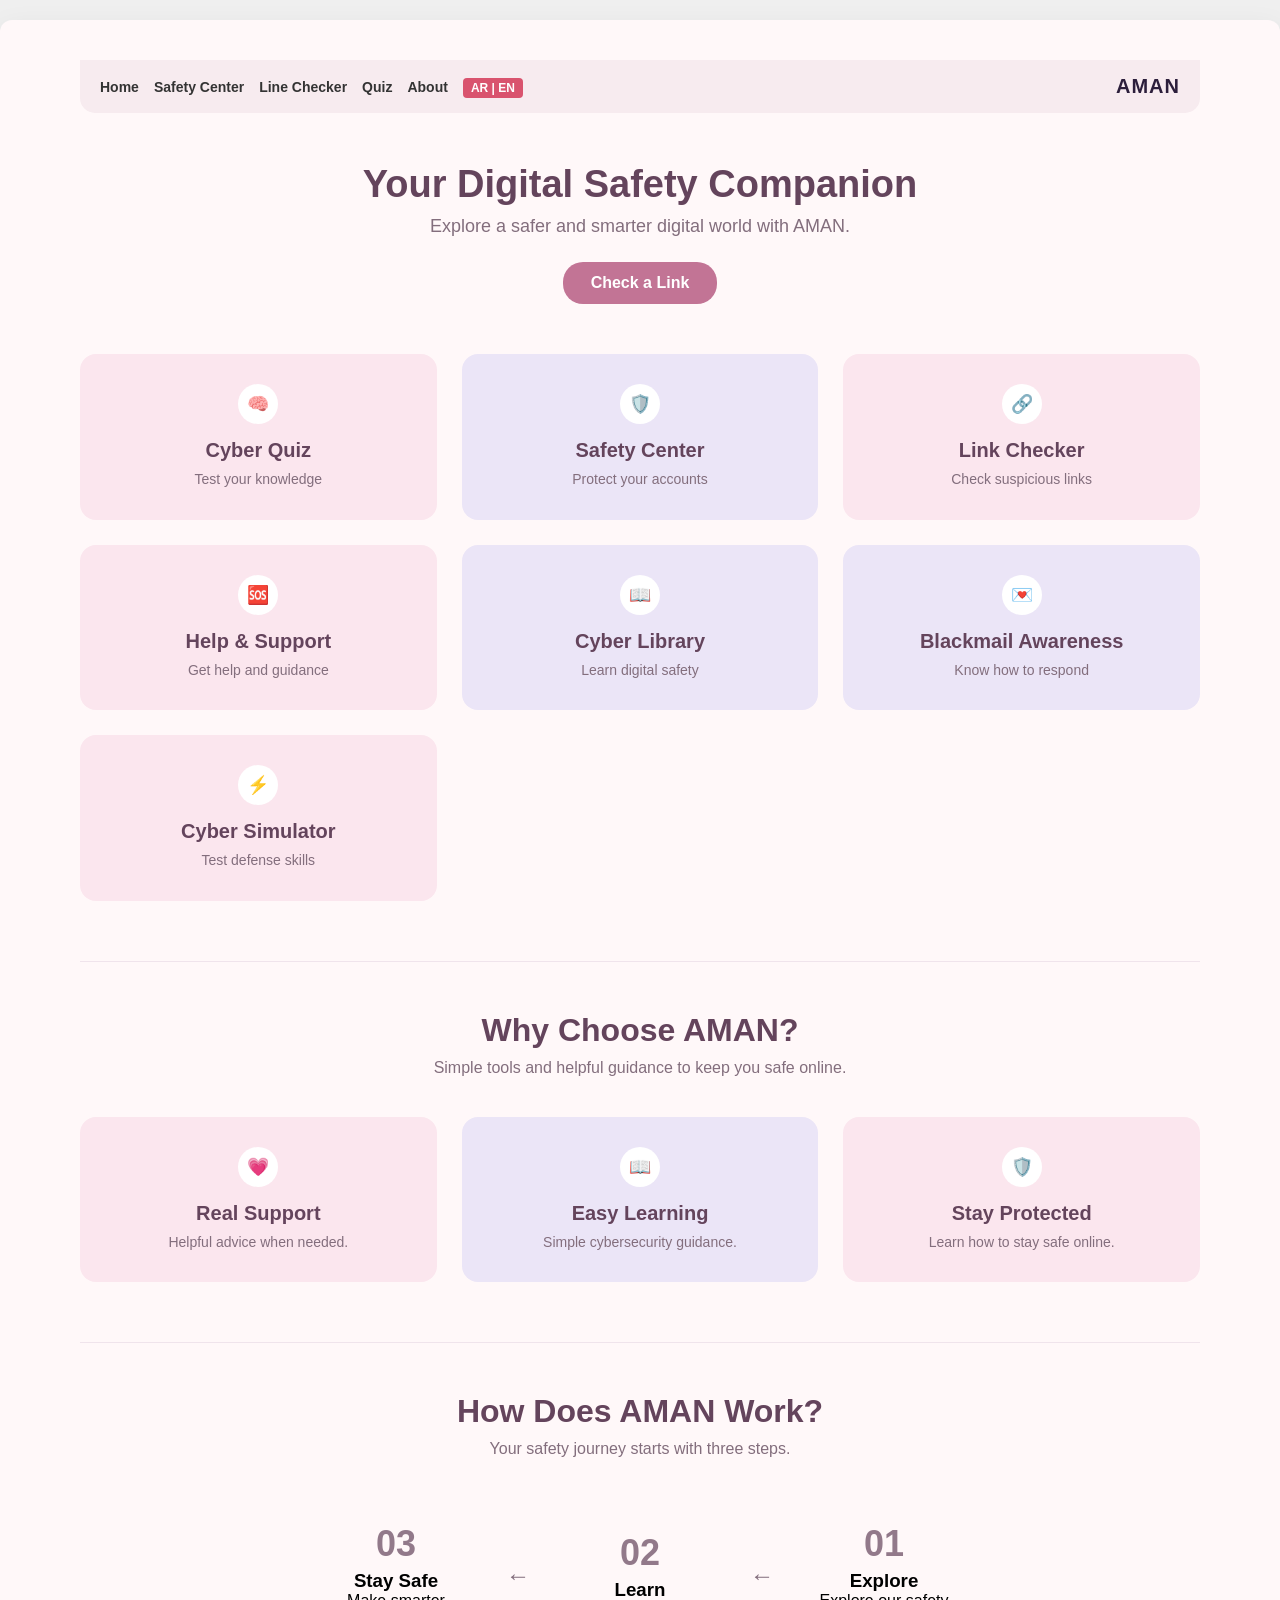
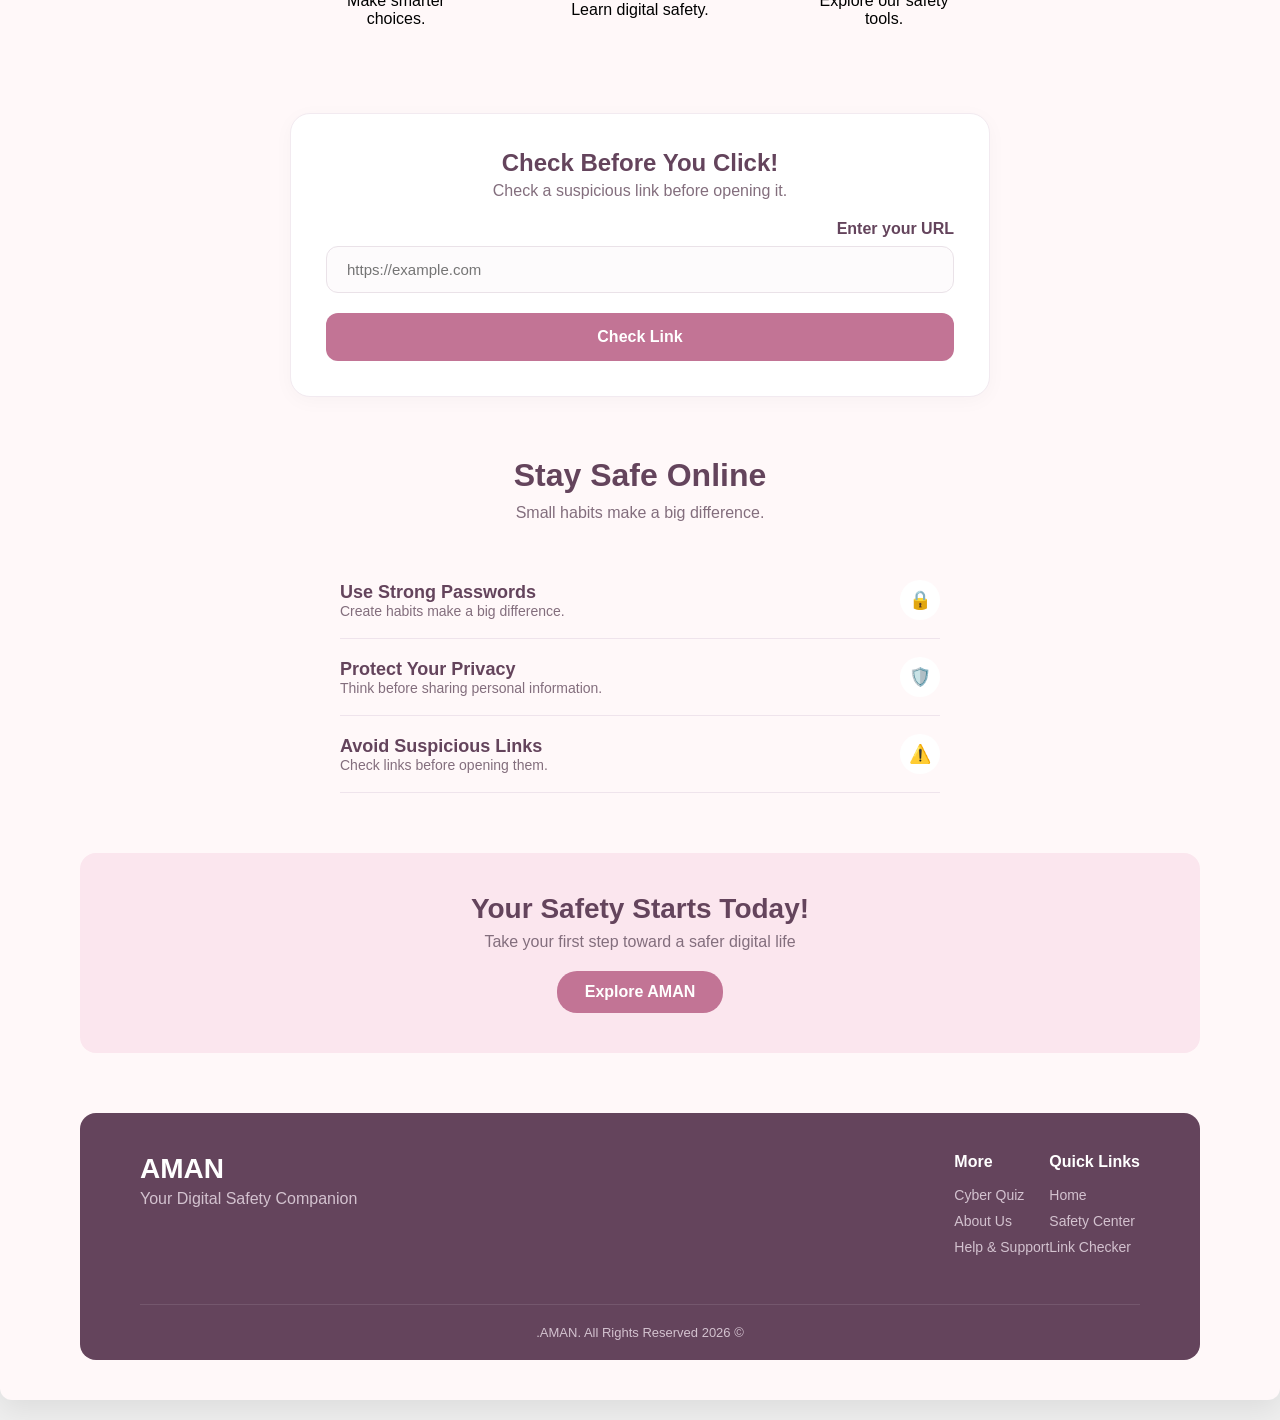
<file: AMAN/index.html>
<!DOCTYPE html>
<html lang="en" id="html-root">
<head>
  <meta charset="UTF-8">
  <meta name="viewport" content="width=device-width, initial-scale=1.0">
  <title>AMAN | Your Digital Safety Companion</title>
  <link rel="stylesheet" href="style.css">
  <style>
    body[dir="rtl"] {
      text-align: right;
    }
  </style>
</head>
<body id="body-content">

  <div class="desktop-container">
    
    <!-- Top Navigation -->
    <header style="background-color: #F7EBEF; padding: 15px 20px; display: flex; justify-content: space-between; align-items: center; border-radius: 0 0 15px 15px;">
      <ul class="nav-links" style="list-style: none; display: flex; gap: 15px; margin: 0; padding: 0; align-items: center;">
        <li><a href="index.html" class="nav-home" style="text-decoration: none; color: #333; font-size: 14px;">Home</a></li>
        <li><a href="safety.html" class="nav-safety" style="text-decoration: none; color: #333; font-size: 14px;">Safety Center</a></li>
        <li><a href="checker.html" class="nav-checker" style="text-decoration: none; color: #333; font-size: 14px;">Line Checker</a></li>
        <li><a href="quiz.html" class="nav-quiz" style="text-decoration: none; color: #333; font-size: 14px;">Quiz</a></li>
        <li><a href="about.html" class="nav-about" style="text-decoration: none; color: #333; font-size: 14px;">About</a></li>
        <li><span id="lang-btn" class="lang-switch" style="background: #D9536E; color: white; padding: 3px 8px; border-radius: 4px; font-size: 12px; cursor: pointer; font-weight: bold;">AR | EN</span></li>
      </ul>
      <div class="logo" style="font-weight: bold; font-size: 20px; color: #2C1E3B;">AMAN</div>
    </header>

    <!-- Hero Section -->
    <section class="hero">
      <h1 id="hero-title">Your Digital Safety Companion</h1>
      <p id="hero-desc">Explore a safer and smarter digital world with AMAN.</p>
      <a href="checker.html" style="text-decoration: none;"><button id="hero-btn" class="btn-pink">Check a Link</button></a>
    </section>

    <!-- 7 Features Cards (تم تضمين كارد المحاكي هنا) -->
    <section class="cards-grid">
      <a href="quiz.html" style="text-decoration: none; color: inherit;">
        <div class="card pink">
          <div class="card-icon">🧠</div>
          <h3 class="card1-title">Cyber Quiz</h3>
          <p class="card1-desc">Test your knowledge</p>
        </div>
      </a>

      <a href="safety.html" style="text-decoration: none; color: inherit;">
        <div class="card purple">
          <div class="card-icon">🛡️</div>
          <h3 class="card2-title">Safety Center</h3>
          <p class="card2-desc">Protect your accounts</p>
        </div>
      </a>

      <a href="checker.html" style="text-decoration: none; color: inherit;">
        <div class="card pink">
          <div class="card-icon">🔗</div>
          <h3 class="card3-title">Link Checker</h3>
          <p class="card3-desc">Check suspicious links</p>
        </div>
      </a>

      <a href="support.html" style="text-decoration: none; color: inherit;">
        <div class="card pink">
          <div class="card-icon">🆘</div>
          <h3 class="card4-title">Help & Support</h3>
          <p class="card4-desc">Get help and guidance</p>
        </div>
      </a>

      <a href="library.html" style="text-decoration: none; color: inherit;">
        <div class="card purple">
          <div class="card-icon">📖</div>
          <h3 class="card5-title">Cyber Library</h3>
          <p class="card5-desc">Learn digital safety</p>
        </div>
      </a>

      <a href="blackmail.html" style="text-decoration: none; color: inherit;">
        <div class="card purple">
          <div class="card-icon">💌</div>
          <h3 class="card6-title">Blackmail Awareness</h3>
          <p class="card6-desc">Know how to respond</p>
        </div>
      </a>

      <!-- كارد محاكي الهجمات السيبرانية -->
      <a href="simulator.html" style="text-decoration: none; color: inherit;">
        <div class="card pink">
          <div class="card-icon">⚡</div>
          <h3 class="card7-title">Cyber Simulator</h3>
          <p class="card7-desc">Test defense skills</p>
        </div>
      </a>
    </section>

    <hr style="border: none; border-top: 1px solid #F0E4EC; margin-bottom: 50px;">

    <!-- Why Choose AMAN -->
    <section class="section-title">
      <h2 id="why-title">Why Choose AMAN?</h2>
      <p id="why-desc">Simple tools and helpful guidance to keep you safe online.</p>
    </section>

    <section class="cards-grid">
      <div class="card pink">
        <div class="card-icon">💗</div>
        <h3 class="feat1-title">Real Support</h3>
        <p class="feat1-desc">Helpful advice when needed.</p>
      </div>
      <div class="card purple">
        <div class="card-icon">📖</div>
        <h3 class="feat2-title">Easy Learning</h3>
        <p class="feat2-desc">Simple cybersecurity guidance.</p>
      </div>
      <div class="card pink">
        <div class="card-icon">🛡️</div>
        <h3 class="feat3-title">Stay Protected</h3>
        <p class="feat3-desc">Learn how to stay safe online.</p>
      </div>
    </section>

    <hr style="border: none; border-top: 1px solid #F0E4EC; margin-bottom: 50px;">

    <!-- How Does AMAN Work -->
    <section class="section-title">
      <h2 id="how-title">How Does AMAN Work?</h2>
      <p id="how-desc">Your safety journey starts with three steps.</p>
    </section>

    <div class="steps-container">
      <div class="step-card pink">
        <div class="step-number">03</div>
        <h3 class="step3-title">Stay Safe</h3>
        <p class="step3-desc">Make smarter choices.</p>
      </div>
      <span class="arrow">←</span>
      <div class="step-card purple">
        <div class="step-number">02</div>
        <h3 class="step2-title">Learn</h3>
        <p class="step2-desc">Learn digital safety.</p>
      </div>
      <span class="arrow">←</span>
      <div class="step-card pink">
        <div class="step-number">01</div>
        <h3 class="step1-title">Explore</h3>
        <p class="step1-desc">Explore our safety tools.</p>
      </div>
    </div>

    <!-- Check Link Box -->
    <div class="checker-box">
      <h2 id="box-title" style="text-align: center; color: var(--purple-dark); margin-bottom: 5px;">Check Before You Click!</h2>
      <p id="box-desc" style="text-align: center; color: var(--text-muted); margin-bottom: 20px;">Check a suspicious link before opening it.</p>
      
      <div class="input-group">
        <label id="url-label">Enter your URL</label>
        <input type="text" class="url-input" placeholder="https://example.com">
      </div>
      
      <a href="checker.html" style="text-decoration: none;">
        <button id="box-btn" class="btn-pink" style="width: 100%; border-radius: 12px; padding: 15px;">Check Link</button>
      </a>
    </div>

    <!-- Stay Safe Online Tips -->
    <section class="section-title">
      <h2 id="tips-title">Stay Safe Online</h2>
      <p id="tips-desc">Small habits make a big difference.</p>
    </section>

    <div class="tips-list">
      <div class="tip-item">
        <div>
          <h4 class="tip1-title">Use Strong Passwords</h4>
          <p class="tip1-desc">Create habits make a big difference.</p>
        </div>
        <div class="card-icon" style="margin: 0;">🔒</div>
      </div>
      <div class="tip-item">
        <div>
          <h4 class="tip2-title">Protect Your Privacy</h4>
          <p class="tip2-desc">Think before sharing personal information.</p>
        </div>
        <div class="card-icon" style="margin: 0;">🛡️</div>
      </div>
      <div class="tip-item">
        <div>
          <h4 class="tip3-title">Avoid Suspicious Links</h4>
          <p class="tip3-desc">Check links before opening them.</p>
        </div>
        <div class="card-icon" style="margin: 0;">⚠️</div>
      </div>
    </div>

    <!-- Banner -->
    <div class="callout-banner">
      <h2 id="banner-title">Your Safety Starts Today!</h2>
      <p id="banner-desc" style="color: var(--text-muted); margin-bottom: 20px;">Take your first step toward a safer digital life</p>
      <a href="about.html" style="text-decoration: none;"><button id="banner-btn" class="btn-pink">Explore AMAN</button></a>
    </div>

    <!-- Footer -->
    <footer>
      <div class="footer-content">
        <div style="flex: 1;">
          <h2 style="font-size: 28px; margin-bottom: 5px;">AMAN</h2>
          <p id="footer-sub" style="color: #D3C2CF;">Your Digital Safety Companion</p>
        </div>
        <div class="footer-col" style="margin-left: 40px;">
          <h4 id="footer-more">More</h4>
          <ul>
            <li><a href="quiz.html" class="f-quiz">Cyber Quiz</a></li>
            <li><a href="about.html" class="f-about">About Us</a></li>
            <li><a href="support.html" class="f-support">Help & Support</a></li>
          </ul>
        </div>
        <div class="footer-col">
          <h4 id="footer-quick">Quick Links</h4>
          <ul>
            <li><a href="index.html" class="f-home">Home</a></li>
            <li><a href="safety.html" class="f-safety">Safety Center</a></li>
            <li><a href="checker.html" class="f-checker">Link Checker</a></li>
          </ul>
        </div>
      </div>
      <div class="footer-bottom" id="footer-rights">
        .AMAN. All Rights Reserved 2026 ©️
      </div>
    </footer>

  </div>

  <!-- سكربت الترجمة الثابت والمربوط بذاكرة المتصفح -->
  <script>
    document.addEventListener("DOMContentLoaded", function () {
      const langBtn = document.getElementById("lang-btn");
      const htmlRoot = document.getElementById("html-root");

      let currentLang = localStorage.getItem("aman_lang") || "en";

      function applyLanguage(lang) {
        if (lang === "ar") {
          htmlRoot.setAttribute("dir", "rtl");
          if(langBtn) langBtn.innerText = "EN | AR";

          document.querySelector(".nav-home").innerText = "الرئيسية";
          document.querySelector(".nav-safety").innerText = "مركز الأمان";
          document.querySelector(".nav-checker").innerText = "فحص الروابط";
          document.querySelector(".nav-quiz").innerText = "الاختبار";
          document.querySelector(".nav-about").innerText = "من نحن";

          document.getElementById("hero-title").innerText = "رفيقك للأمان الرقمي";
          document.getElementById("hero-desc").innerText = "استكشف عالماً رقمياً أكثر أماناً وذكاءً مع أمان.";
          document.getElementById("hero-btn").innerText = "افحص رابطاً";

          document.querySelector(".card1-title").innerText = "اختبار الأمن السيبراني";
          document.querySelector(".card1-desc").innerText = "اختبر معلوماتك الرقمية";
          
          document.querySelector(".card2-title").innerText = "مركز الأمان";
          document.querySelector(".card2-desc").innerText = "احمِ حساباتك الشخصية";

          document.querySelector(".card3-title").innerText = "فاحص الروابط";
          document.querySelector(".card3-desc").innerText = "افحص الروابط المشبوهة";

          document.querySelector(".card4-title").innerText = "المساعدة والدعم";
          document.querySelector(".card4-desc").innerText = "احصل على المساعدة والإرشاد";

          document.querySelector(".card5-title").innerText = "المكتبة الرقمية";
          document.querySelector(".card5-desc").innerText = "تعلم أسس الأمان الرقمي";

          document.querySelector(".card6-title").innerText = "التوعية ضد الابتزاز";
          document.querySelector(".card6-desc").innerText = "تعرف على طريقة التصرف السليم";

          document.querySelector(".card7-title").innerText = "مُحاكي الهجمات";
          document.querySelector(".card7-desc").innerText = "اختبر مهارات الدفاع";

          document.getElementById("why-title").innerText = "لماذا تختار أمان؟";
          document.getElementById("why-desc").innerText = "أدوات بسيطة وإرشادات واضحة لحمايتك على الإنترنت.";

          document.querySelector(".feat1-title").innerText = "دعم حقيقي";
          document.querySelector(".feat1-desc").innerText = "نصائح مفيدة وقت الحاجة.";

          document.querySelector(".feat2-title").innerText = "تعلم سهل";
          document.querySelector(".feat2-desc").innerText = "إرشادات سيبرانية مبسطة.";

          document.querySelector(".feat3-title").innerText = "ابقَ محمياً";
          document.querySelector(".feat3-desc").innerText = "تعلم كيف تبقى آمناً أونلاين.";

          document.getElementById("how-title").innerText = "كيف يعمل أمان؟";
          document.getElementById("how-desc").innerText = "رحلتك نحو الأمان تبدأ بثلاث خطوات بسيطة.";

          document.querySelector(".step3-title").innerText = "ابقَ آمنًا";
          document.querySelector(".step3-desc").innerText = "اتخذ قرارات ذكية.";

          document.querySelector(".step2-title").innerText = "تعلم";
          document.querySelector(".step2-desc").innerText = "افهم أساسيات الحماية.";

          document.querySelector(".step1-title").innerText = "استكشف";
          document.querySelector(".step1-desc").innerText = "استكشف أدوات الأمان.";

          document.getElementById("box-title").innerText = "افحص قبل أن تنقر!";
          document.getElementById("box-desc").innerText = "تحقق من أي رابط مشبوه قبل فتحه.";
          document.getElementById("url-label").innerText = "أدخل الرابط هنا";
          document.getElementById("box-btn").innerText = "فحص الرابط";

          document.getElementById("tips-title").innerText = "نصائح للأمان الرقمي";
          document.getElementById("tips-desc").innerText = "العادات البسيطة تصنع فرقاً كبيراً.";

          document.querySelector(".tip1-title").innerText = "استخدم كلمات مرور قوية";
          document.querySelector(".tip1-desc").innerText = "كلمات السر المعقدة تحمي حساباتك.";

          document.querySelector(".tip2-title").innerText = "احمِ خصوصيتك";
          document.querySelector(".tip2-desc").innerText = "فكر ملياً قبل مشاركة معلوماتك الشخصية.";

          document.querySelector(".tip3-title").innerText = "تجنب الروابط المشبوهة";
          document.querySelector(".tip3-desc").innerText = "تحقق من الرابط قبل النقر عليه.";

          document.getElementById("banner-title").innerText = "أمانك يبدأ اليوم!";
          document.getElementById("banner-desc").innerText = "ابدأ خطوتك الأولى نحو حياة رقمية أكثر أماناً";
          document.getElementById("banner-btn").innerText = "استكشف أمان";

          document.getElementById("footer-sub").innerText = "رفيقك للأمان الرقمي";
          document.getElementById("footer-more").innerText = "المزيد";
          document.querySelector(".f-quiz").innerText = "الاختبار";
          document.querySelector(".f-about").innerText = "من نحن";
          document.querySelector(".f-support").innerText = "المساعدة والدعم";

          document.getElementById("footer-quick").innerText = "روابط سريعة";
          document.querySelector(".f-home").innerText = "الرئيسية";
          document.querySelector(".f-safety").innerText = "مركز الأمان";
          document.querySelector(".f-checker").innerText = "فحص الروابط";

          document.getElementById("footer-rights").innerText = "جميع الحقوق محفوظة .AMAN. 2026 ©️";

        } else {
          currentLang = "en";
          htmlRoot.setAttribute("dir", "ltr");
          langBtn.innerText = "AR | EN";

          document.querySelector(".nav-home").innerText = "Home";
          document.querySelector(".nav-safety").innerText = "Safety Center";
          document.querySelector(".nav-checker").innerText = "Line Checker";
          document.querySelector(".nav-quiz").innerText = "Quiz";
          document.querySelector(".nav-about").innerText = "About";

          document.getElementById("hero-title").innerText = "Your Digital Safety Companion";
          document.getElementById("hero-desc").innerText = "Explore a safer and smarter digital world with AMAN.";
          document.getElementById("hero-btn").innerText = "Check a Link";

          document.querySelector(".card1-title").innerText = "Cyber Quiz";
          document.querySelector(".card1-desc").innerText = "Test your knowledge";
          
          document.querySelector(".card2-title").innerText = "Safety Center";
          document.querySelector(".card2-desc").innerText = "Protect your accounts";

          document.querySelector(".card3-title").innerText = "Link Checker";
          document.querySelector(".card3-desc").innerText = "Check suspicious links";

          document.querySelector(".card4-title").innerText = "Help & Support";
          document.querySelector(".card4-desc").innerText = "Get help and guidance";

          document.querySelector(".card5-title").innerText = "Cyber Library";
          document.querySelector(".card5-desc").innerText = "Learn digital safety";

          document.querySelector(".card6-title").innerText = "Blackmail Awareness";
          document.querySelector(".card6-desc").innerText = "Know how to respond";

          document.querySelector(".card7-title").innerText = "Cyber Simulator";
          document.querySelector(".card7-desc").innerText = "Test defense skills";

          document.getElementById("why-title").innerText = "Why Choose AMAN?";
          document.getElementById("why-desc").innerText = "Simple tools and helpful guidance to keep you safe online.";

          document.querySelector(".feat1-title").innerText = "Real Support";
          document.querySelector(".feat1-desc").innerText = "Helpful advice when needed.";

          document.querySelector(".feat2-title").innerText = "Easy Learning";
          document.querySelector(".feat2-desc").innerText = "Simple cybersecurity guidance.";

          document.querySelector(".feat3-title").innerText = "Stay Protected";
          document.querySelector(".feat3-desc").innerText = "Learn how to stay safe online.";

          document.getElementById("how-title").innerText = "How Does AMAN Work?";
          document.getElementById("how-desc").innerText = "Your safety journey starts with three steps.";

          document.querySelector(".step3-title").innerText = "Stay Safe";
          document.querySelector(".step3-desc").innerText = "Make smarter choices.";

          document.querySelector(".step2-title").innerText = "Learn";
          document.querySelector(".step2-desc").innerText = "Learn digital safety.";

          document.querySelector(".step1-title").innerText = "Explore";
          document.querySelector(".step1-desc").innerText = "Explore our safety tools.";

          document.getElementById("box-title").innerText = "Check Before You Click!";
          document.getElementById("box-desc").innerText = "Check a suspicious link before opening it.";
          document.getElementById("url-label").innerText = "Enter your URL";
          document.getElementById("box-btn").innerText = "Check Link";

          document.getElementById("tips-title").innerText, "Stay Safe Online";
          document.getElementById("tips-title").innerText = "Stay Safe Online";
          document.getElementById("tips-desc").innerText = "Small habits make a big difference.";

          document.querySelector(".tip1-title").innerText = "Use Strong Passwords";
          document.querySelector(".tip1-desc").innerText = "Create habits make a big difference.";

          document.querySelector(".tip2-title").innerText = "Protect Your Privacy";
          document.querySelector(".tip2-desc").innerText = "Think before sharing personal information.";

          document.querySelector(".tip3-title").innerText = "Avoid Suspicious Links";
          document.querySelector(".tip3-desc").innerText = "Check links before opening them.";

          document.getElementById("banner-title").innerText = "Your Safety Starts Today!";
          document.getElementById("banner-desc").innerText = "Take your first step toward a safer digital life";
          document.getElementById("banner-btn").innerText = "Explore AMAN";

          document.getElementById("footer-sub").innerText = "Your Digital Safety Companion";
          document.getElementById("footer-more").innerText = "More";
          document.querySelector(".f-quiz").innerText = "Cyber Quiz";
          document.querySelector(".f-about").innerText = "About Us";
          document.querySelector(".f-support").innerText = "Help & Support";

          document.getElementById("footer-quick").innerText = "Quick Links";
          document.querySelector(".f-home").innerText = "Home";
          document.querySelector(".f-safety").innerText = "Safety Center";
          document.querySelector(".f-checker").innerText = "Link Checker";

          document.getElementById("footer-rights").innerText = ".AMAN. All Rights Reserved 2026 ©️";
        }
      }

      applyLanguage(currentLang);

      if(langBtn) {
        langBtn.addEventListener("click", function () {
          currentLang = (currentLang === "en") ? "ar" : "en";
          localStorage.setItem("aman_lang", currentLang);
          applyLanguage(currentLang);
        });
      }
    });
  </script>
  <!-- الواجهات المنبثقة (Modals) الخاصة بالكاردات -->
<div id="modal-protect" class="modal-overlay">
  <div class="modal-content">
    <span class="close-btn">&times;</span>
    <h2>ابق محمياً أونلاين</h2>
    <p>أبرز الخطوات للحفاظ على أمانك:</p>
    <ul class="modal-list">
      <li>لا تشارك كلمات المرور أو رموز التحقق (OTP) مع أي شخص نهائياً.</li>
      <li>تجنب النقر على الروابط الوهمية أو الرسائل مجهولة المصدر.</li>
      <li>فعّل التحقق بخطوتين (Two-Factor Authentication) على كافة حساباتك الشخصية.</li>
    </ul>
  </div>
</div>

<div id="modal-learn" class="modal-overlay">
  <div class="modal-content">
    <span class="close-btn">&times;</span>
    <h2>تعلم سهل للأمان الرقمي</h2>
    <p>أدوات وخطوات مبسطة لحماية حساباتك:</p>
    <ul class="modal-list">
      <li>استخدم كلمات مرور قوية تتكون من حروف وأرقام ورموز.</li>
      <li>افحص الروابط المشبوهة قبل فتحها باستخدام الأدوات المخصصة.</li>
      <li>حافظ على تحديث تطبيقاتك ونظام التشغيل باستمرار.</li>
    </ul>
  </div>
</div>

<div id="modal-support" class="modal-overlay">
  <div class="modal-content">
    <span class="close-btn">&times;</span>
    <h2>دعم حقيقي ومساعدة فورية</h2>
    <p>نحن هنا لمساعدتك في حال واجهت أي تهديد أو ابتزاز:</p>
    <ul class="modal-list">
      <li>احصل على إرشادات سرية وفورية لحل مشاكل الاختراق.</li>
      <li>طرق التواصل مع الجهات الرسمية المختصة بمكافحة الجرائم الإلكترونية.</li>
      <li>نصائح ودعم نفسي لحل الأزمات الرقمية بحكمة وأمان.</li>
    </ul>
  </div>
</div>

<!-- كود الجافاسكريبت لربط النوافذ بالكاردات -->
<script>
  const cards = document.querySelectorAll('.cards-grid .card');
  const modals = document.querySelectorAll('.modal-overlay');

  cards.forEach((card, index) => {
    if (modals[index]) {
      card.addEventListener('click', () => {
        modals[index].style.display = 'flex';
      });
    }
  });

  modals.forEach((modal) => {
    const closeBtn = modal.querySelector('.close-btn');
    closeBtn.addEventListener('click', () => {
      modal.style.display = 'none';
    });
    window.addEventListener('click', (e) => {
      if (e.target === modal) {
        modal.style.display = 'none';
      }
    });
  });
</script>

</body>
</html>
</file>
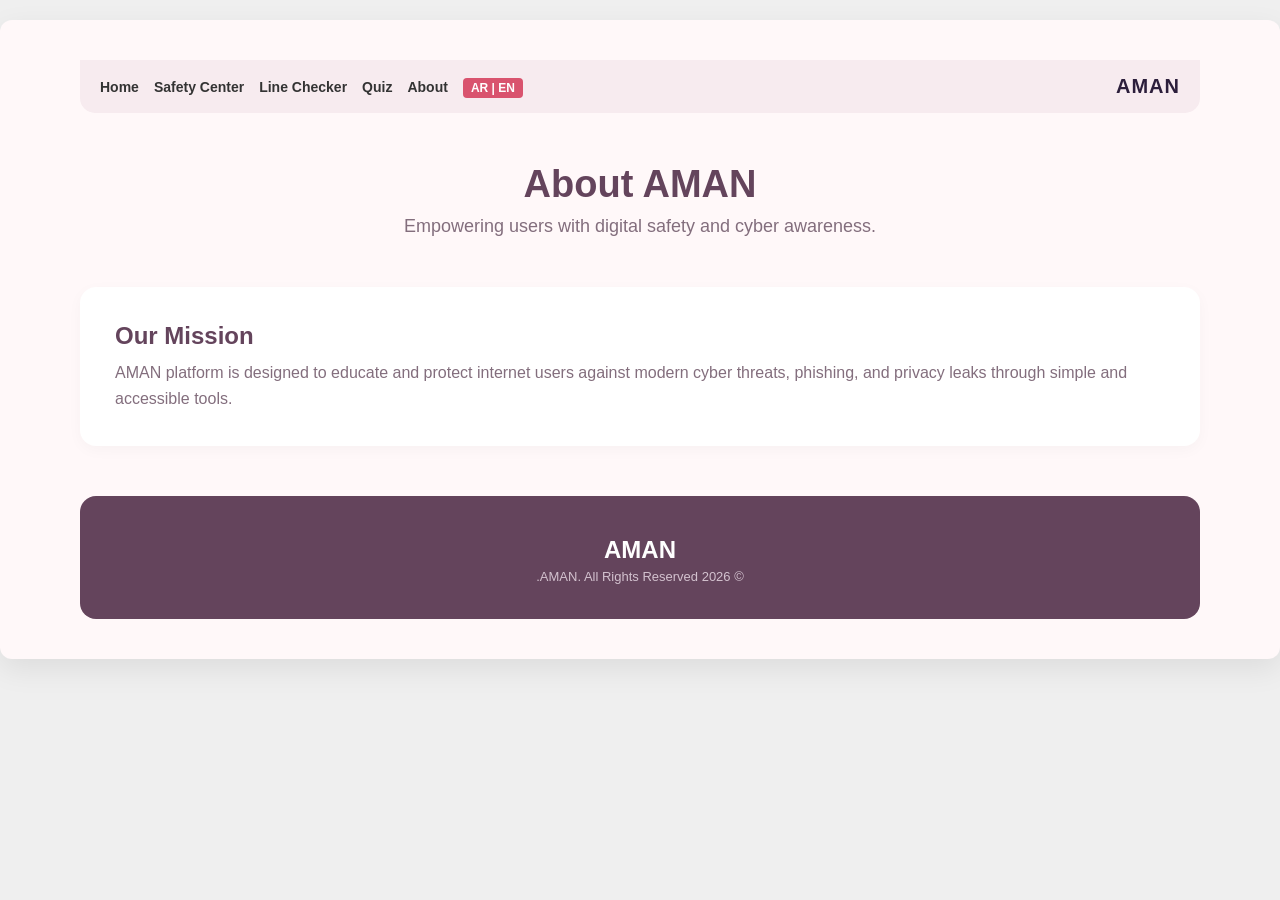
<file: AMAN/about.html>
<!DOCTYPE html>
<html lang="en" id="html-root">
<head>
  <meta charset="UTF-8">
  <meta name="viewport" content="width=device-width, initial-scale=1.0">
  <title>AMAN | About Us</title>
  <link rel="stylesheet" href="style.css">
  <style>
    body[dir="rtl"] {
      text-align: right;
    }
  </style>
</head>
<body>

  <div class="desktop-container">
    
    <!-- Top Navigation -->
    <header style="background-color: #F7EBEF; padding: 15px 20px; display: flex; justify-content: space-between; align-items: center; border-radius: 0 0 15px 15px;">
      <ul class="nav-links" style="list-style: none; display: flex; gap: 15px; margin: 0; padding: 0; align-items: center;">
        <li><a href="index.html" class="nav-home" style="text-decoration: none; color: #333; font-size: 14px;">Home</a></li>
        <li><a href="safety.html" class="nav-safety" style="text-decoration: none; color: #333; font-size: 14px;">Safety Center</a></li>
        <li><a href="checker.html" class="nav-checker" style="text-decoration: none; color: #333; font-size: 14px;">Line Checker</a></li>
        <li><a href="quiz.html" class="nav-quiz" style="text-decoration: none; color: #333; font-size: 14px;">Quiz</a></li>
        <li><a href="about.html" class="nav-about" style="text-decoration: none; color: #333; font-size: 14px; font-weight: bold;">About</a></li>
        <li><span id="lang-btn" class="lang-switch" style="background: #D9536E; color: white; padding: 3px 8px; border-radius: 4px; font-size: 12px; cursor: pointer; font-weight: bold;">AR | EN</span></li>
      </ul>
      <div class="logo" style="font-weight: bold; font-size: 20px; color: #2C1E3B;">AMAN</div>
    </header>

    <!-- About Hero Section -->
    <section class="hero">
      <h1 id="hero-title">About AMAN</h1>
      <p id="hero-desc">Empowering users with digital safety and cyber awareness.</p>
    </section>

    <!-- Main Content Box -->
    <div style="background-color: white; border-radius: 16px; padding: 35px; box-shadow: 0 4px 15px rgba(0,0,0,0.03); margin-bottom: 50px;">
      <h2 id="box-title" style="color: var(--purple-dark); margin-bottom: 10px;">Our Mission</h2>
      <p id="box-desc" style="color: var(--text-muted); line-height: 1.6;">AMAN platform is designed to educate and protect internet users against modern cyber threats, phishing, and privacy leaks through simple and accessible tools.</p>
    </div>

    <!-- Footer -->
    <footer>
      <div style="text-align: center; color: white;">
        <h2 style="font-size: 24px; margin-bottom: 5px;">AMAN</h2>
        <p id="footer-rights" style="font-size: 13px; color: #D3C2CF; margin-bottom: 15px;">.AMAN. All Rights Reserved 2026 ©️</p>
      </div>
    </footer>

  </div>

  <!-- سكربت الترجمة الثابت والمربوط بذاكرة المتصفح -->
  <script>
    document.addEventListener("DOMContentLoaded", function () {
      const langBtn = document.getElementById("lang-btn");
      const htmlRoot = document.getElementById("html-root");

      // قراءة اللغة المخزنة في المتصفح تلقائياً
      let currentLang = localStorage.getItem("aman_lang") || "en";

      function applyLanguage(lang) {
        if (lang === "ar") {
          htmlRoot.setAttribute("dir", "rtl");
          if(langBtn) langBtn.innerText = "EN | AR";

          document.querySelector(".nav-home").innerText = "الرئيسية";
          document.querySelector(".nav-safety").innerText = "مركز الأمان";
          document.querySelector(".nav-checker").innerText = "فحص الروابط";
          document.querySelector(".nav-quiz").innerText = "الاختبار";
          document.querySelector(".nav-about").innerText = "من نحن";

          document.getElementById("hero-title").innerText = "عن منصة أمان";
          document.getElementById("hero-desc").innerText = "تمكين المستخدمين بالأمان الرقمي والتوعية السيبرانية.";

          document.getElementById("box-title").innerText = "مهمتنا";
          document.getElementById("box-desc").innerText = "تم تصميم منصة أمان لتثقيف وحماية مستخدمي الإنترنت ضد التهديدات السيبرانية الحديثة، والتصيد، وتسريب الخصوصية من خلال أدوات بسيطة ومتاحة للجميع.";

          document.getElementById("footer-rights").innerText = "جميع الحقوق محفوظة .AMAN. 2026 ©";

        } else {
          htmlRoot.setAttribute("dir", "ltr");
          if(langBtn) langBtn.innerText = "AR | EN";

          document.querySelector(".nav-home").innerText = "Home";
          document.querySelector(".nav-safety").innerText = "Safety Center";
          document.querySelector(".nav-checker").innerText = "Line Checker";
          document.querySelector(".nav-quiz").innerText = "Quiz";
          document.querySelector(".nav-about").innerText = "About";

          document.getElementById("hero-title").innerText = "About AMAN";
          document.getElementById("hero-desc").innerText = "Empowering users with digital safety and cyber awareness.";

          document.getElementById("box-title").innerText = "Our Mission";
          document.getElementById("box-desc").innerText = "AMAN platform is designed to educate and protect internet users against modern cyber threats, phishing, and privacy leaks through simple and accessible tools.";

          document.getElementById("footer-rights").innerText = ".AMAN. All Rights Reserved 2026 ©️";
        }
      }

      // تطبيق اللغة فور فتح الصفحة
      applyLanguage(currentLang);

      // عند الضغط على زر التغيير
      if(langBtn) {
        langBtn.addEventListener("click", function () {
          currentLang = (currentLang === "en") ? "ar" : "en";
          localStorage.setItem("aman_lang", currentLang);
          applyLanguage(currentLang);
        });
      }
    });
  </script>

</body>
</html>
</file>
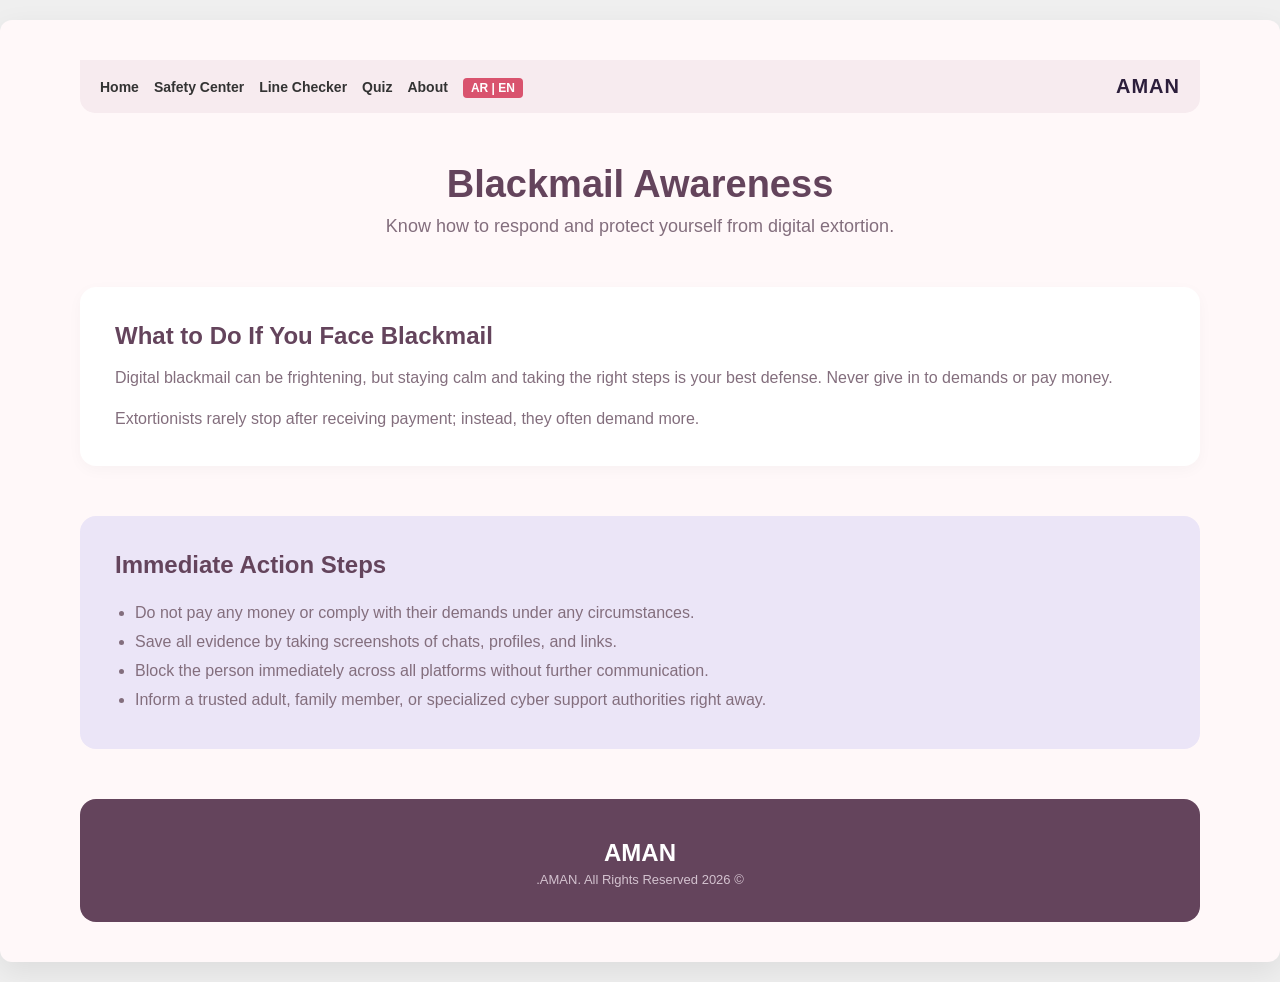
<file: AMAN/Blackmail.html>
<!DOCTYPE html>
<html lang="en" id="html-root">
<head>
  <meta charset="UTF-8">
  <meta name="viewport" content="width=device-width, initial-scale=1.0">
  <title>AMAN | Blackmail Awareness</title>
  <link rel="stylesheet" href="style.css">
  <style>
    body[dir="rtl"] {
      text-align: right;
    }
  </style>
</head>
<body>

  <div class="desktop-container">
    
    <!-- Top Navigation -->
    <header style="background-color: #F7EBEF; padding: 15px 20px; display: flex; justify-content: space-between; align-items: center; border-radius: 0 0 15px 15px;">
      <ul class="nav-links" style="list-style: none; display: flex; gap: 15px; margin: 0; padding: 0; align-items: center;">
        <li><a href="index.html" class="nav-home" style="text-decoration: none; color: #333; font-size: 14px;">Home</a></li>
        <li><a href="safety.html" class="nav-safety" style="text-decoration: none; color: #333; font-size: 14px;">Safety Center</a></li>
        <li><a href="checker.html" class="nav-checker" style="text-decoration: none; color: #333; font-size: 14px;">Line Checker</a></li>
        <li><a href="quiz.html" class="nav-quiz" style="text-decoration: none; color: #333; font-size: 14px;">Quiz</a></li>
        <li><a href="about.html" class="nav-about" style="text-decoration: none; color: #333; font-size: 14px;">About</a></li>
        <li><span id="lang-btn" class="lang-switch" style="background: #D9536E; color: white; padding: 3px 8px; border-radius: 4px; font-size: 12px; cursor: pointer; font-weight: bold;">AR | EN</span></li>
      </ul>
      <div class="logo" style="font-weight: bold; font-size: 20px; color: #2C1E3B;">AMAN</div>
    </header>

    <!-- Hero Section -->
    <section class="hero">
      <h1 id="hero-title">Blackmail Awareness</h1>
      <p id="hero-desc">Know how to respond and protect yourself from digital extortion.</p>
    </section>

    <!-- Main Content Box -->
    <div style="background-color: white; border-radius: 16px; padding: 35px; box-shadow: 0 4px 15px rgba(0,0,0,0.03); margin-bottom: 50px;">
      <h2 id="box-title" style="color: var(--purple-dark); margin-bottom: 15px;">What to Do If You Face Blackmail</h2>
      <p id="box-desc1" style="color: var(--text-muted); line-height: 1.6; margin-bottom: 15px;">Digital blackmail can be frightening, but staying calm and taking the right steps is your best defense. Never give in to demands or pay money.</p>
      <p id="box-desc2" style="color: var(--text-muted); line-height: 1.6;">Extortionists rarely stop after receiving payment; instead, they often demand more.</p>
    </div>

    <!-- Steps Section -->
    <div style="background-color: var(--purple-card); border-radius: 16px; padding: 35px; margin-bottom: 50px;">
      <h2 id="steps-title" style="color: var(--purple-dark); margin-bottom: 20px;">Immediate Action Steps</h2>
      <ul style="color: var(--text-muted); line-height: 1.8; padding-left: 20px;">
        <li id="step-1">Do not pay any money or comply with their demands under any circumstances.</li>
        <li id="step-2">Save all evidence by taking screenshots of chats, profiles, and links.</li>
        <li id="step-3">Block the person immediately across all platforms without further communication.</li>
        <li id="step-4">Inform a trusted adult, family member, or specialized cyber support authorities right away.</li>
      </ul>
    </div>

    <!-- Footer -->
    <footer>
      <div style="text-align: center; color: white;">
        <h2 style="font-size: 24px; margin-bottom: 5px;">AMAN</h2>
        <p id="footer-rights" style="font-size: 13px; color: #D3C2CF; margin-bottom: 15px;">.AMAN. All Rights Reserved 2026 ©️</p>
      </div>
    </footer>

  </div>

  <!-- سكربت الترجمة الثابت والمربوط بذاكرة المتصفح -->
  <script>
    document.addEventListener("DOMContentLoaded", function () {
      const langBtn = document.getElementById("lang-btn");
      const htmlRoot = document.getElementById("html-root");

      // قراءة اللغة المخزنة في المتصفح تلقائياً
      let currentLang = localStorage.getItem("aman_lang") || "en";

      function applyLanguage(lang) {
        if (lang === "ar") {
          htmlRoot.setAttribute("dir", "rtl");
          if(langBtn) langBtn.innerText = "EN | AR";

          document.querySelector(".nav-home").innerText = "الرئيسية";
          document.querySelector(".nav-safety").innerText = "مركز الأمان";
          document.querySelector(".nav-checker").innerText = "فحص الروابط";
          document.querySelector(".nav-quiz").innerText = "الاختبار";
          document.querySelector(".nav-about").innerText = "من نحن";

          document.getElementById("hero-title").innerText = "التوعية ضد الابتزاز";
          document.getElementById("hero-desc").innerText = "تعرف على طريقة التصرف السليم وحماية نفسك من الابتزاز الرقمي.";

          document.getElementById("box-title").innerText = "ماذا تفعل إذا واجهت ابتزازاً؟";
          document.getElementById("box-desc1").innerText = "قد يكون الابتزاز الرقمي مخيفاً، لكن الحفاظ على هدوئك واتخاذ الخطوات الصحيحة هو أفضل دفاع لك. لا تستسلم للمطالب أو تدفع الأموال أبداً.";
          document.getElementById("box-desc2").innerText = "المبتزون نادراً ما يتوقفون بعد استلام الأموال؛ وغالباً ما يطلبون المزيد.";

          document.getElementById("steps-title").innerText = "خطوات التصرف الفوري";
          document.getElementById("step-1").innerText = "لا تدفع أي أموال أو ترضخ لمطالبهم تحت أي ظرف من الظروف.";
          document.getElementById("step-2").innerText = "احفظ جميع الأدلة من خلال التقاط صور الشاشة للمحادثات، الحسابات، والروابط.";
          document.getElementById("step-3").innerText = "احظر الشخص فوراً عبر جميع المنصات دون إجراء أي محادثة إضافية.";
          document.getElementById("step-4").innerText = "أبلغ شخصاً بالغاً موثوقاً، فرداً من العائلة، أو جهات الدعم السيبراني المختصة فوراً.";

          document.getElementById("footer-rights").innerText = "جميع الحقوق محفوظة .AMAN. 2026 ©";

        } else {
          htmlRoot.setAttribute("dir", "ltr");
          if(langBtn) langBtn.innerText = "AR | EN";

          document.querySelector(".nav-home").innerText = "Home";
          document.querySelector(".nav-safety").innerText = "Safety Center";
          document.querySelector(".nav-checker").innerText = "Line Checker";
          document.querySelector(".nav-quiz").innerText = "Quiz";
          document.querySelector(".nav-about").innerText = "About";

          document.getElementById("hero-title").innerText = "Blackmail Awareness";
          document.getElementById("hero-desc").innerText = "Know how to respond and protect yourself from digital extortion.";

          document.getElementById("box-title").innerText = "What to Do If You Face Blackmail";
          document.getElementById("box-desc1").innerText = "Digital blackmail can be frightening, but staying calm and taking the right steps is your best defense. Never give in to demands or pay money.";
          document.getElementById("box-desc2").innerText = "Extortionists rarely stop after receiving payment; instead, they often demand more.";

          document.getElementById("steps-title").innerText = "Immediate Action Steps";
          document.getElementById("step-1").innerText = "Do not pay any money or comply with their demands under any circumstances.";
          document.getElementById("step-2").innerText = "Save all evidence by taking screenshots of chats, profiles, and links.";
          document.getElementById("step-3").innerText = "Block the person immediately across all platforms without further communication.";
          document.getElementById("step-4").innerText = "Inform a trusted adult, family member, or specialized cyber support authorities right away.";

          document.getElementById("footer-rights").innerText = ".AMAN. All Rights Reserved 2026 ©️";
        }
      }

      // تطبيق اللغة فور فتح الصفحة
      applyLanguage(currentLang);

      // عند الضغط على زر التغيير
      if(langBtn) {
        langBtn.addEventListener("click", function () {
          currentLang = (currentLang === "en") ? "ar" : "en";
          localStorage.setItem("aman_lang", currentLang);
          applyLanguage(currentLang);
        });
      }
    });
  </script>

</body>
</html>
</file>
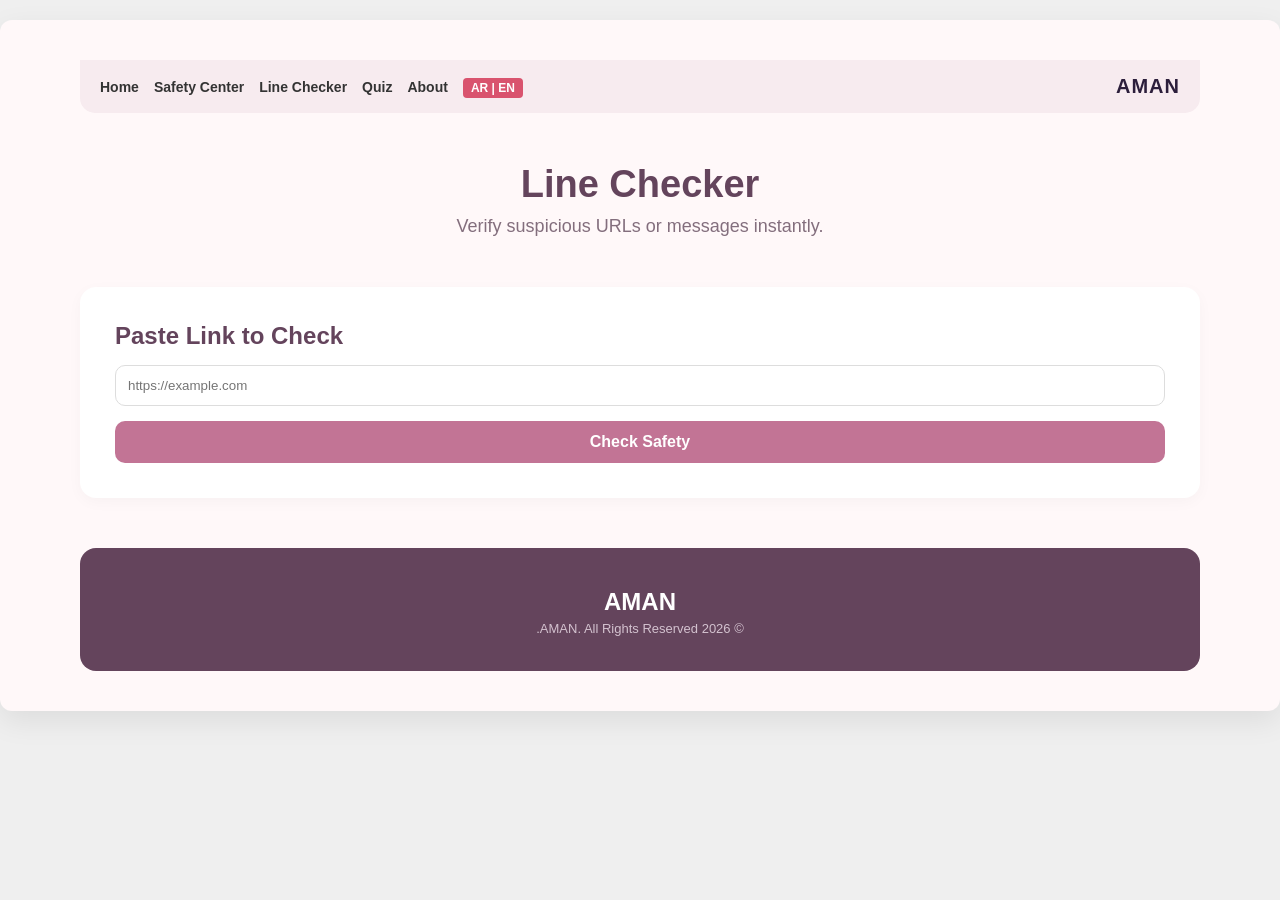
<file: AMAN/checker.html>
<!DOCTYPE html>
<html lang="en" id="html-root">
<head>
  <meta charset="UTF-8">
  <meta name="viewport" content="width=device-width, initial-scale=1.0">
  <title>AMAN | Line Checker</title>
  <link rel="stylesheet" href="style.css">
  <style>
    body[dir="rtl"] {
      text-align: right;
    }
  </style>
</head>
<body>

  <div class="desktop-container">
    
    <!-- Top Navigation -->
    <header style="background-color: #F7EBEF; padding: 15px 20px; display: flex; justify-content: space-between; align-items: center; border-radius: 0 0 15px 15px;">
      <ul class="nav-links" style="list-style: none; display: flex; gap: 15px; margin: 0; padding: 0; align-items: center;">
        <li><a href="index.html" class="nav-home" style="text-decoration: none; color: #333; font-size: 14px;">Home</a></li>
        <li><a href="safety.html" class="nav-safety" style="text-decoration: none; color: #333; font-size: 14px;">Safety Center</a></li>
        <li><a href="checker.html" class="nav-checker" style="text-decoration: none; color: #333; font-size: 14px; font-weight: bold;">Line Checker</a></li>
        <li><a href="quiz.html" class="nav-quiz" style="text-decoration: none; color: #333; font-size: 14px;">Quiz</a></li>
        <li><a href="about.html" class="nav-about" style="text-decoration: none; color: #333; font-size: 14px;">About</a></li>
        <li><span id="lang-btn" class="lang-switch" style="background: #D9536E; color: white; padding: 3px 8px; border-radius: 4px; font-size: 12px; cursor: pointer; font-weight: bold;">AR | EN</span></li>
      </ul>
      <div class="logo" style="font-weight: bold; font-size: 20px; color: #2C1E3B;">AMAN</div>
    </header>

    <!-- Checker Hero Section -->
    <section class="hero">
      <h1 id="hero-title">Line Checker</h1>
      <p id="hero-desc">Verify suspicious URLs or messages instantly.</p>
    </section>

    <!-- Checker Box -->
    <div style="background-color: white; border-radius: 16px; padding: 35px; box-shadow: 0 4px 15px rgba(0,0,0,0.03); margin-bottom: 50px;">
      <h2 id="box-title" style="color: var(--purple-dark); margin-bottom: 15px;">Paste Link to Check</h2>
      <input type="text" id="url-input" placeholder="https://example.com" style="width: 100%; padding: 12px; border-radius: 10px; border: 1px solid #ddd; margin-bottom: 15px; box-sizing: border-box; outline: none;">
      <button id="check-btn" class="btn-pink" style="cursor: pointer; width: 100%; padding: 12px; border-radius: 10px; border: none; font-weight: bold;">Check Safety</button>
      <div id="result-box" style="display: none; margin-top: 20px; padding: 15px; border-radius: 10px; font-weight: bold; text-align: center;"></div>
    </div>

    <!-- Footer -->
    <footer>
      <div style="text-align: center; color: white;">
        <h2 style="font-size: 24px; margin-bottom: 5px;">AMAN</h2>
        <p id="footer-rights" style="font-size: 13px; color: #D3C2CF; margin-bottom: 15px;">.AMAN. All Rights Reserved 2026 ©️</p>
      </div>
    </footer>

  </div>

  <!-- سكربت الترجمة والفحص الذكي للروابط -->
  <script>
    document.addEventListener("DOMContentLoaded", function () {
      const langBtn = document.getElementById("lang-btn");
      const htmlRoot = document.getElementById("html-root");
      const checkBtn = document.getElementById("check-btn");
      const urlInput = document.getElementById("url-input");
      const resultBox = document.getElementById("result-box");

      let currentLang = localStorage.getItem("aman_lang") || "en";

      function applyLanguage(lang) {
        if (lang === "ar") {
          htmlRoot.setAttribute("dir", "rtl");
          if(langBtn) langBtn.innerText = "EN | AR";

          document.querySelector(".nav-home").innerText = "الرئيسية";
          document.querySelector(".nav-safety").innerText = "مركز الأمان";
          document.querySelector(".nav-checker").innerText = "فحص الروابط";
          document.querySelector(".nav-quiz").innerText = "الاختبار";
          document.querySelector(".nav-about").innerText = "من نحن";

          document.getElementById("hero-title").innerText = "فحص الروابط";
          document.getElementById("hero-desc").innerText = "تحقق من الروابط أو الرسائل المشبوهة فوراً.";

          document.getElementById("box-title").innerText = "الصق الرابط لفحصه";
          document.getElementById("url-input").placeholder = "https://example.com";
          document.getElementById("check-btn").innerText = "فحص الأمان";

          document.getElementById("footer-rights").innerText = "جميع الحقوق محفوظة .AMAN. 2026 ©️";

        } else {
          htmlRoot.setAttribute("dir", "ltr");
          if(langBtn) langBtn.innerText = "AR | EN";

          document.querySelector(".nav-home").innerText = "Home";
          document.querySelector(".nav-safety").innerText = "Safety Center";
          document.querySelector(".nav-checker").innerText = "Line Checker";
          document.querySelector(".nav-quiz").innerText = "Quiz";
          document.querySelector(".nav-about").innerText = "About";

          document.getElementById("hero-title").innerText = "Line Checker";
          document.getElementById("hero-desc").innerText = "Verify suspicious URLs or messages instantly.";

          document.getElementById("box-title").innerText = "Paste Link to Check";
          document.getElementById("url-input").placeholder = "https://example.com";
          document.getElementById("check-btn").innerText = "Check Safety";

          document.getElementById("footer-rights").innerText = ".AMAN. All Rights Reserved 2026 ©️";
        }
      }

      applyLanguage(currentLang);

      if(langBtn) {
        langBtn.addEventListener("click", function () {
          currentLang = (currentLang === "en") ? "ar" : "en";
          localStorage.setItem("aman_lang", currentLang);
          applyLanguage(currentLang);
        });
      }

      // خوارزمية الفحص الذكي المحدثة لتلتقاط روابط التصيد الاحتيالي بدقة
      checkBtn.addEventListener("click", function () {
        const val = urlInput.value.trim().toLowerCase();
        resultBox.style.display = "block";

        if (val === "") {
          resultBox.style.backgroundColor = "#FFF3CD";
          resultBox.style.color = "#856404";
          resultBox.innerText = currentLang === "ar" ? "⚠️ الرجاء إدخال رابط أولاً للفحص." : "⚠️ Please enter a URL to check.";
          return;
        }

        // كلمات مفتاحية شاملة تدل على التصيد الاحتيالي (مثل support, verify, account, login وغيرها)
        const phishingKeywords = [
          "phish", "hack", "malware", "free-gift", "login-verify", "scam", 
          "support-verify", "account", "update", "secure-login", "verify-", "bank"
        ];

        let isSuspicious = phishingKeywords.some(word => val.includes(word));

        if (isSuspicious) {
          resultBox.style.backgroundColor = "#F8D7DA";
          resultBox.style.color = "#721C24";
          resultBox.innerText = currentLang === "ar" 
            ? "🚨 تحذير خطير! هذا الرابط يحتوي على مؤشرات تصيد احتيالي (Phishing) ويهدد أمان حسابك." 
            : "🚨 WARNING! This link contains phishing indicators and threatens your account security.";
        } else {
          resultBox.style.backgroundColor = "#D4EDDA";
          resultBox.style.color = "#155724";
          resultBox.innerText = currentLang === "ar" 
            ? "✅ هذا الرابط يبدو آمناً وخالياً من التهديدات المعروفة." 
            : "✅ This URL appears safe and clean of known threats.";
        }
      });
    });
  </script>

</body>
</html>
</file>
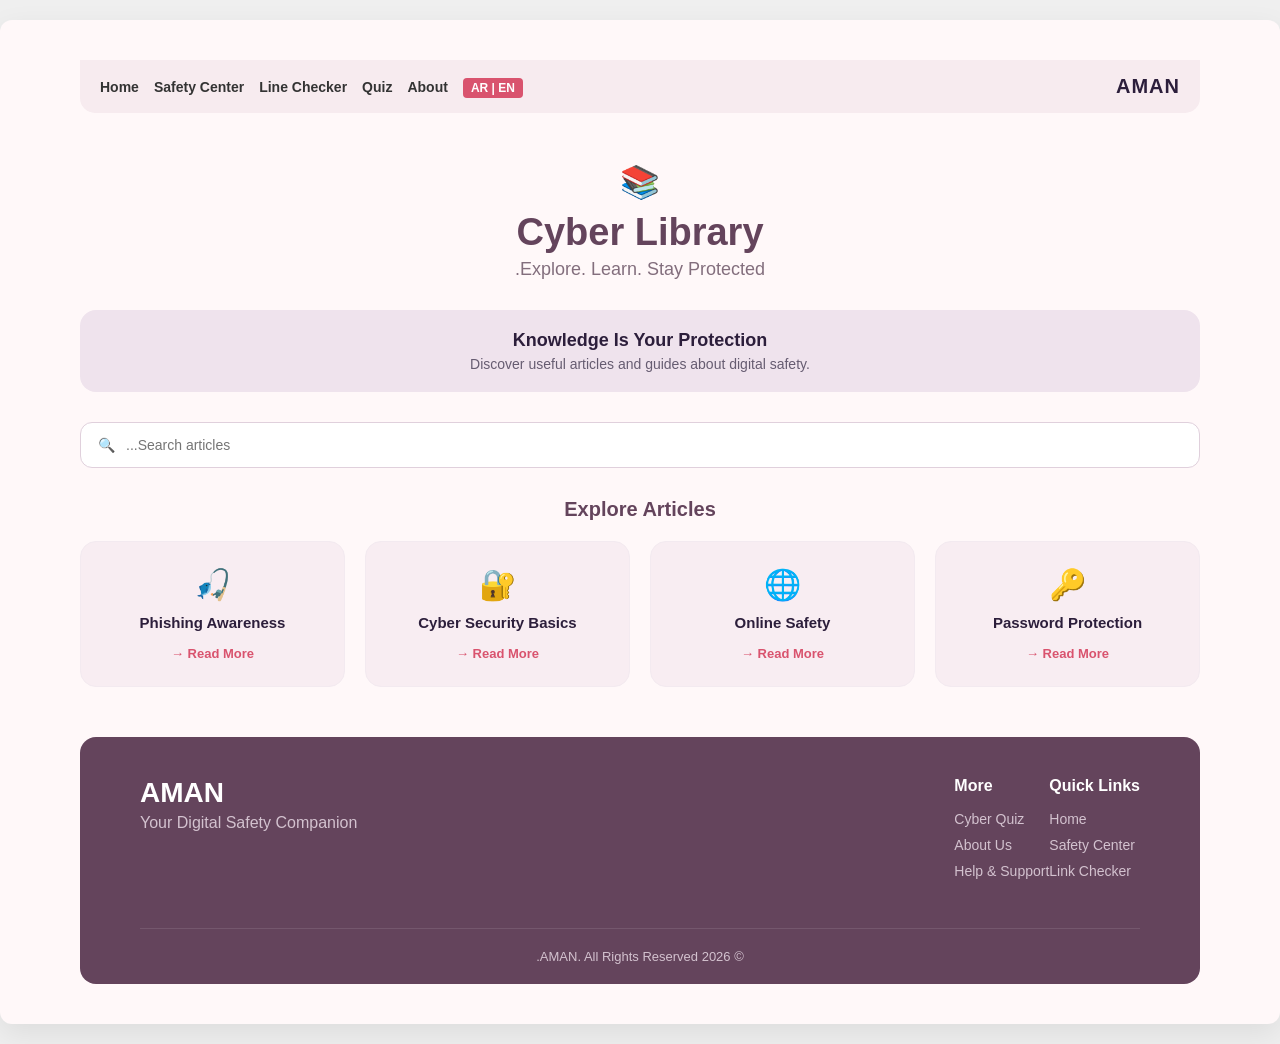
<file: AMAN/library.html>
<!DOCTYPE html>
<html lang="en" id="html-root">
<head>
  <meta charset="UTF-8">
  <meta name="viewport" content="width=device-width, initial-scale=1.0">
  <title>AMAN | Cyber Library</title>
  <link rel="stylesheet" href="style.css">
  <style>
    body[dir="rtl"] {
      text-align: right;
    }
    body[dir="rtl"] .section-title {
      text-align: right;
    }
    body[dir="rtl"] .search-input {
      padding: 12px 45px 12px 18px;
    }
    body[dir="rtl"] .search-icon {
      left: auto;
      right: 18px;
    }

    /* تنسيقات مخصصة لتتطابق مع تصميم الهوم بدقة */
    .library-intro-box {
      background-color: #EFE3ED;
      border-radius: 16px;
      padding: 20px;
      text-align: center;
      margin-bottom: 30px;
    }
    .library-intro-box h2 {
      font-size: 18px;
      color: #2C1E3B;
      margin: 0 0 5px 0;
      font-weight: bold;
    }
    .library-intro-box p {
      font-size: 14px;
      color: #665C71;
      margin: 0;
    }
    .search-box-wrap {
      position: relative;
      margin-bottom: 30px;
    }
    .search-input {
      width: 100%;
      padding: 14px 18px 14px 45px;
      border-radius: 12px;
      border: 1px solid #E0D0DC;
      background-color: white;
      font-size: 14px;
      color: #333;
      box-sizing: border-box;
      outline: none;
    }
    .search-icon {
      position: absolute;
      left: 18px;
      top: 50%;
      transform: translateY(-50%);
      color: #A695A2;
      font-size: 14px;
      pointer-events: none;
    }
    .articles-grid {
      display: grid;
      grid-template-columns: repeat(auto-fill, minmax(240px, 1fr));
      gap: 20px;
      margin-bottom: 50px;
    }
    .article-card {
      background-color: #F8EDF2;
      border-radius: 16px;
      padding: 25px 20px;
      text-align: center;
      display: flex;
      flex-direction: column;
      align-items: center;
      justify-content: space-between;
      border: 1px solid #F3EAF0;
      transition: transform 0.2s;
    }
    .article-card:hover {
      transform: translateY(-2px);
    }
    .article-icon {
      font-size: 30px;
      margin-bottom: 12px;
    }
    .article-title {
      font-size: 15px;
      font-weight: bold;
      color: #2C1E3B;
      margin: 0 0 15px 0;
    }
    .read-more {
      font-size: 13px;
      color: #D9536E;
      text-decoration: none;
      font-weight: bold;
    }
    .read-more:hover {
      color: #6C3082;
    }
  </style>
</head>
<body id="body-content">

  <div class="desktop-container">
    
    <!-- Top Navigation -->
    <header style="background-color: #F7EBEF; padding: 15px 20px; display: flex; justify-content: space-between; align-items: center; border-radius: 0 0 15px 15px;">
      <ul class="nav-links" style="list-style: none; display: flex; gap: 15px; margin: 0; padding: 0; align-items: center;">
        <li><a href="index.html" class="nav-home" style="text-decoration: none; color: #333; font-size: 14px;">Home</a></li>
        <li><a href="safety.html" class="nav-safety" style="text-decoration: none; color: #333; font-size: 14px;">Safety Center</a></li>
        <li><a href="checker.html" class="nav-checker" style="text-decoration: none; color: #333; font-size: 14px;">Line Checker</a></li>
        <li><a href="quiz.html" class="nav-quiz" style="text-decoration: none; color: #333; font-size: 14px;">Quiz</a></li>
        <li><a href="about.html" class="nav-about" style="text-decoration: none; color: #333; font-size: 14px;">About</a></li>
        <li><span id="lang-btn" class="lang-switch" style="background: #D9536E; color: white; padding: 3px 8px; border-radius: 4px; font-size: 12px; cursor: pointer; font-weight: bold;">AR | EN</span></li>
      </ul>
      <div class="logo" style="font-weight: bold; font-size: 20px; color: #2C1E3B;">AMAN</div>
    </header>

    <!-- Hero Section (نفس هيرو الهوم بالضبط لكن بعنوان المكتبة) -->
    <section class="hero" style="text-align: center; margin-bottom: 30px;">
      <div style="font-size: 32px; margin-bottom: 10px;">📚</div>
      <h1 id="page-title" style="margin: 0 0 5px 0; color: var(--purple-dark, #2C1E3B);">Cyber Library</h1>
      <p id="page-subtitle" style="color: var(--text-muted, #665C71); margin: 0;">.Explore. Learn. Stay Protected</p>
    </section>

    <!-- كارد المعرفة حمايتك -->
    <div class="library-intro-box">
      <h2 id="intro-title">Knowledge Is Your Protection</h2>
      <p id="intro-desc">Discover useful articles and guides about digital safety.</p>
    </div>

    <!-- شريط البحث -->
    <div class="search-box-wrap">
      <input type="text" id="search-input" class="search-input" placeholder="...Search articles">
      <span class="search-icon">🔍</span>
    </div>

    <!-- Why Choose AMAN / Section Title style -->
    <section class="section-title" style="margin-bottom: 20px;">
      <h2 id="explore-title" style="font-size: 20px; color: var(--purple-dark, #2C1E3B); margin: 0;">Explore Articles</h2>
    </section>

    <!-- شبكة المقالات (بنفس قياسات وتقسيم بطاقات الهوم) -->
    <div class="articles-grid">
      
      <!-- 1. Phishing Awareness -->
      <div class="article-card">
        <div>
          <div class="article-icon">🎣</div>
          <h3 id="art-1" class="article-title">Phishing Awareness</h3>
        </div>
        <a href="#" class="read-more rm-text">→ Read More</a>
      </div>

      <!-- 2. Cyber Security Basics -->
      <div class="article-card">
        <div>
          <div class="article-icon">🔐</div>
          <h3 id="art-2" class="article-title">Cyber Security Basics</h3>
        </div>
        <a href="#" class="read-more rm-text">→ Read More</a>
      </div>

      <!-- 3. Online Safety -->
      <div class="article-card">
        <div>
          <div class="article-icon">🌐</div>
          <h3 id="art-3" class="article-title">Online Safety</h3>
        </div>
        <a href="#" class="read-more rm-text">→ Read More</a>
      </div>

      <!-- 4. Password Protection -->
      <div class="article-card">
        <div>
          <div class="article-icon">🔑</div>
          <h3 id="art-4" class="article-title">Password Protection</h3>
        </div>
        <a href="#" class="read-more rm-text">→ Read More</a>
      </div>

    </div>

    <!-- Footer مطابق للهوم تماماً -->
    <footer>
      <div class="footer-content">
        <div style="flex: 1;">
          <h2 style="font-size: 28px; margin-bottom: 5px;">AMAN</h2>
          <p id="footer-sub" style="color: #D3C2CF;">Your Digital Safety Companion</p>
        </div>
        <div class="footer-col" style="margin-left: 40px;">
          <h4 id="footer-more">More</h4>
          <ul>
            <li><a href="quiz.html" class="f-quiz">Cyber Quiz</a></li>
            <li><a href="about.html" class="f-about">About Us</a></li>
            <li><a href="support.html" class="f-support">Help & Support</a></li>
          </ul>
        </div>
        <div class="footer-col">
          <h4 id="footer-quick">Quick Links</h4>
          <ul>
            <li><a href="index.html" class="f-home">Home</a></li>
            <li><a href="safety.html" class="f-safety">Safety Center</a></li>
            <li><a href="checker.html" class="f-checker">Link Checker</a></li>
          </ul>
        </div>
      </div>
      <div class="footer-bottom" id="footer-rights">
        .AMAN. All Rights Reserved 2026 ©️
      </div>
    </footer>

  </div>

  <!-- سكربت الترجمة -->
  <script>
    document.addEventListener("DOMContentLoaded", function () {
      const langBtn = document.getElementById("lang-btn");
      const htmlRoot = document.documentElement;

      let currentLang = localStorage.getItem("aman_lang") || "en";

      function applyLanguage(lang) {
        if (lang === "ar") {
          htmlRoot.setAttribute("dir", "rtl");
          if(langBtn) langBtn.innerText = "EN | AR";

          document.querySelector(".nav-home").innerText = "الرئيسية";
          document.querySelector(".nav-safety").innerText = "مركز الأمان";
          document.querySelector(".nav-checker").innerText = "فحص الروابط";
          document.querySelector(".nav-quiz").innerText = "الاختبار";
          document.querySelector(".nav-about").innerText = "من نحن";

          document.getElementById("page-title").innerText = "المكتبة الرقمية";
          document.getElementById("page-subtitle").innerText = "استكشف. تعلم. ابقَ محمياً.";
          
          document.getElementById("intro-title").innerText = "المعرفة هي حمايتك";
          document.getElementById("intro-desc").innerText = "اكتشف مقالات وإرشادات مفيدة حول الأمان الرقمي.";

          document.getElementById("search-input").placeholder = "ابحث عن المقالات...";
          document.getElementById("explore-title").innerText = "استكشف المقالات";

          document.getElementById("art-1").innerText = "التوعية بالتصيد الاحتيالي";
          document.getElementById("art-2").innerText = "أساسيات الأمن السيبراني";
          document.getElementById("art-3").innerText = "الأمان عبر الإنترنت";
          document.getElementById("art-4").innerText = "حماية كلمات المرور";

          const readMoreLinks = document.querySelectorAll(".rm-text");
          readMoreLinks.forEach(link => link.innerText = "اقرأ المزيد ←");

          document.getElementById("footer-sub").innerText = "رفيقك للأمان الرقمي";
          document.getElementById("footer-more").innerText = "المزيد";
          document.querySelector(".f-quiz").innerText = "الاختبار";
          document.querySelector(".f-about").innerText = "من نحن";
          document.querySelector(".f-support").innerText = "المساعدة والدعم";

          document.getElementById("footer-quick").innerText = "روابط سريعة";
          document.querySelector(".f-home").innerText = "الرئيسية";
          document.querySelector(".f-safety").innerText = "مركز الأمان";
          document.querySelector(".f-checker").innerText = "فحص الروابط";

          document.getElementById("footer-rights").innerText = "جميع الحقوق محفوظة .AMAN. 2026 ©";

        } else {
          htmlRoot.setAttribute("dir", "ltr");
          if(langBtn) langBtn.innerText = "AR | EN";

          document.querySelector(".nav-home").innerText = "Home";
          document.querySelector(".nav-safety").innerText = "Safety Center";
          document.querySelector(".nav-checker").innerText = "Line Checker";
          document.querySelector(".nav-quiz").innerText = "Quiz";
          document.querySelector(".nav-about").innerText = "About";

          document.getElementById("page-title").innerText = "Cyber Library";
          document.getElementById("page-subtitle").innerText = ".Explore. Learn. Stay Protected";
          
          document.getElementById("intro-title").innerText = "Knowledge Is Your Protection";
          document.getElementById("intro-desc").innerText = "Discover useful articles and guides about digital safety.";

          document.getElementById("search-input").placeholder = "...Search articles";
          document.getElementById("explore-title").innerText = "Explore Articles";

          document.getElementById("art-1").innerText = "Phishing Awareness";
          document.getElementById("art-2").innerText = "Cyber Security Basics";
          document.getElementById("art-3").innerText = "Online Safety";
          document.getElementById("art-4").innerText = "Password Protection";

          const readMoreLinks = document.querySelectorAll(".rm-text");
          readMoreLinks.forEach(link => link.innerText = "→ Read More");

          document.getElementById("footer-sub").innerText = "Your Digital Safety Companion";
          document.getElementById("footer-more").innerText = "More";
          document.querySelector(".f-quiz").innerText = "Cyber Quiz";
          document.querySelector(".f-about").innerText = "About Us";
          document.querySelector(".f-support").innerText = "Help & Support";

          document.getElementById("footer-quick").innerText = "Quick Links";
          document.querySelector(".f-home").innerText = "Home";
          document.querySelector(".f-safety").innerText = "Safety Center";
          document.querySelector(".f-checker").innerText = "Link Checker";

          document.getElementById("footer-rights").innerText = ".AMAN. All Rights Reserved 2026 ©️";
        }
      }

      applyLanguage(currentLang);

      if(langBtn) {
        langBtn.addEventListener("click", function () {
          currentLang = (currentLang === "en") ? "ar" : "en";
          localStorage.setItem("aman_lang", currentLang);
          applyLanguage(currentLang);
        });
      }
    });
  </script>

</body>
</html>
</file>
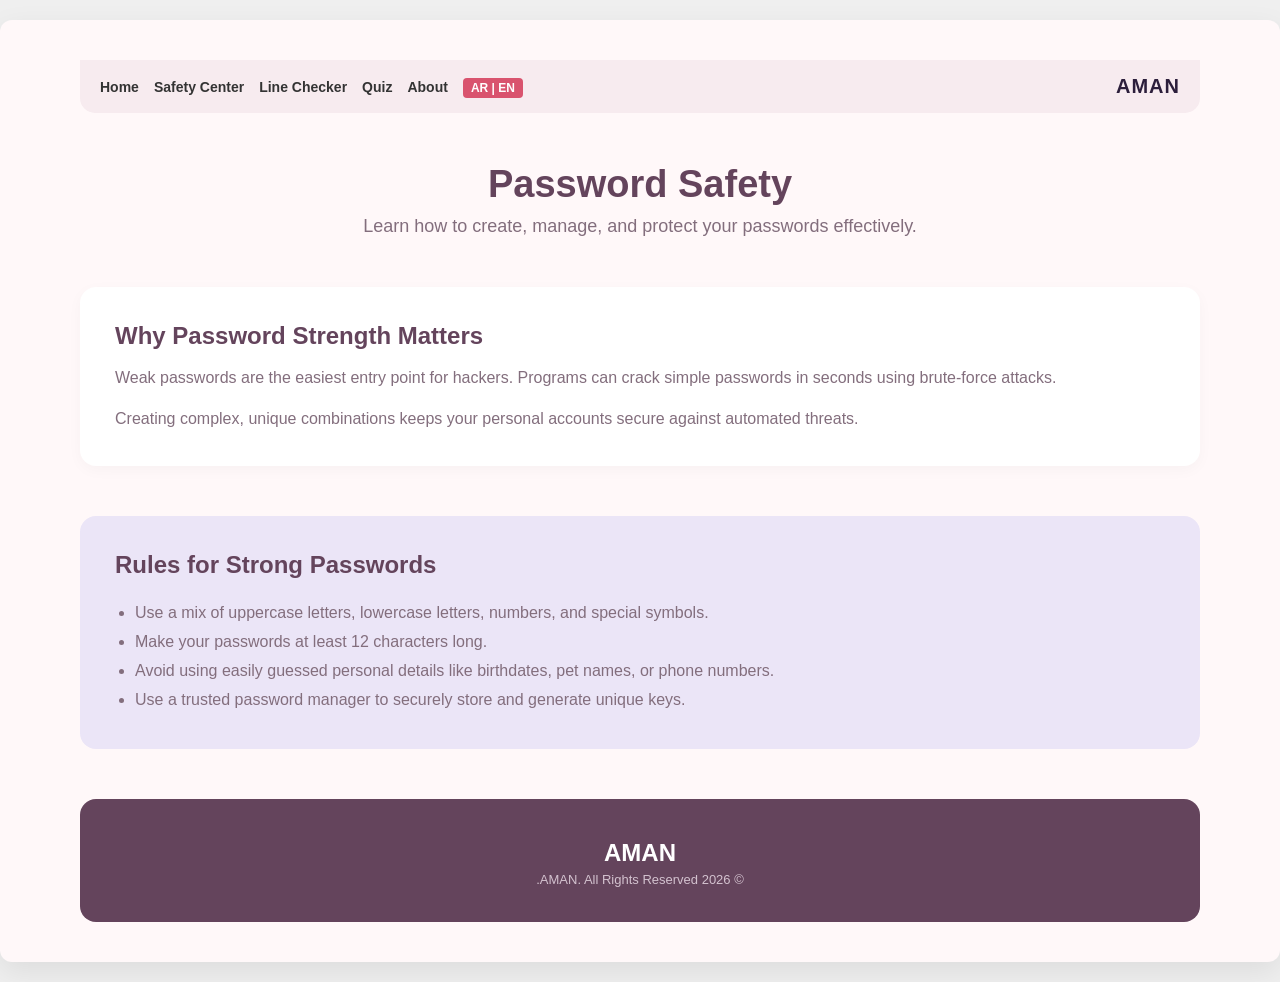
<file: AMAN/password.html>
<!DOCTYPE html>
<html lang="en" id="html-root">
<head>
  <meta charset="UTF-8">
  <meta name="viewport" content="width=device-width, initial-scale=1.0">
  <title>AMAN | Password Safety</title>
  <link rel="stylesheet" href="style.css">
  <style>
    body[dir="rtl"] {
      text-align: right;
    }
  </style>
</head>
<body>

  <div class="desktop-container">
    
    <!-- Top Navigation -->
    <header style="background-color: #F7EBEF; padding: 15px 20px; display: flex; justify-content: space-between; align-items: center; border-radius: 0 0 15px 15px;">
      <ul class="nav-links" style="list-style: none; display: flex; gap: 15px; margin: 0; padding: 0; align-items: center;">
        <li><a href="index.html" class="nav-home" style="text-decoration: none; color: #333; font-size: 14px;">Home</a></li>
        <li><a href="safety.html" class="nav-safety" style="text-decoration: none; color: #333; font-size: 14px;">Safety Center</a></li>
        <li><a href="checker.html" class="nav-checker" style="text-decoration: none; color: #333; font-size: 14px;">Line Checker</a></li>
        <li><a href="quiz.html" class="nav-quiz" style="text-decoration: none; color: #333; font-size: 14px;">Quiz</a></li>
        <li><a href="about.html" class="nav-about" style="text-decoration: none; color: #333; font-size: 14px;">About</a></li>
        <li><span id="lang-btn" class="lang-switch" style="background: #D9536E; color: white; padding: 3px 8px; border-radius: 4px; font-size: 12px; cursor: pointer; font-weight: bold;">AR | EN</span></li>
      </ul>
      <div class="logo" style="font-weight: bold; font-size: 20px; color: #2C1E3B;">AMAN</div>
    </header>

    <!-- Hero Section -->
    <section class="hero">
      <h1 id="hero-title">Password Safety</h1>
      <p id="hero-desc">Learn how to create, manage, and protect your passwords effectively.</p>
    </section>

    <!-- Main Content Box -->
    <div style="background-color: white; border-radius: 16px; padding: 35px; box-shadow: 0 4px 15px rgba(0,0,0,0.03); margin-bottom: 50px;">
      <h2 id="box-title" style="color: var(--purple-dark); margin-bottom: 15px;">Why Password Strength Matters</h2>
      <p id="box-desc1" style="color: var(--text-muted); line-height: 1.6; margin-bottom: 15px;">Weak passwords are the easiest entry point for hackers. Programs can crack simple passwords in seconds using brute-force attacks.</p>
      <p id="box-desc2" style="color: var(--text-muted); line-height: 1.6;">Creating complex, unique combinations keeps your personal accounts secure against automated threats.</p>
    </div>

    <!-- Tips Section -->
    <div style="background-color: var(--purple-card); border-radius: 16px; padding: 35px; margin-bottom: 50px;">
      <h2 id="tips-title" style="color: var(--purple-dark); margin-bottom: 20px;">Rules for Strong Passwords</h2>
      <ul style="color: var(--text-muted); line-height: 1.8; padding-left: 20px;">
        <li id="tip-1">Use a mix of uppercase letters, lowercase letters, numbers, and special symbols.</li>
        <li id="tip-2">Make your passwords at least 12 characters long.</li>
        <li id="tip-3">Avoid using easily guessed personal details like birthdates, pet names, or phone numbers.</li>
        <li id="tip-4">Use a trusted password manager to securely store and generate unique keys.</li>
      </ul>
    </div>

    <!-- Footer -->
    <footer>
      <div style="text-align: center; color: white;">
        <h2 style="font-size: 24px; margin-bottom: 5px;">AMAN</h2>
        <p id="footer-rights" style="font-size: 13px; color: #D3C2CF; margin-bottom: 15px;">.AMAN. All Rights Reserved 2026 ©️</p>
      </div>
    </footer>

  </div>

  <!-- سكربت الترجمة الثابت والمربوط بذاكرة المتصفح -->
  <script>
    document.addEventListener("DOMContentLoaded", function () {
      const langBtn = document.getElementById("lang-btn");
      const htmlRoot = document.getElementById("html-root");

      // قراءة اللغة المخزنة في المتصفح تلقائياً
      let currentLang = localStorage.getItem("aman_lang") || "en";

      function applyLanguage(lang) {
        if (lang === "ar") {
          htmlRoot.setAttribute("dir", "rtl");
          if(langBtn) langBtn.innerText = "EN | AR";

          document.querySelector(".nav-home").innerText = "الرئيسية";
          document.querySelector(".nav-safety").innerText = "مركز الأمان";
          document.querySelector(".nav-checker").innerText = "فحص الروابط";
          document.querySelector(".nav-quiz").innerText = "الاختبار";
          document.querySelector(".nav-about").innerText = "من نحن";

          document.getElementById("hero-title").innerText = "سلامة كلمات المرور";
          document.getElementById("hero-desc").innerText = "تعلم كيف تنشئ وتدير وتحمي كلمات المرور الخاصة بك بفعالية.";

          document.getElementById("box-title").innerText = "لماذا قوة كلمة المرور مهمة؟";
          document.getElementById("box-desc1").innerText = "كلمات المرور الضعيفة هي نقطة الدخول الأسهل للمخترقين. يمكن للبرامج كسر الكلمات البسيطة في ثوانٍ باستخدام هجمات القوة الغاشمة.";
          document.getElementById("box-desc2").innerText = "إنشاء تركيبات معقدة وفريدة يحافظ على أمان حساباتك الشخصية ضد التهديدات الآلية.";

          document.getElementById("tips-title").innerText = "قواعد كلمات المرور القوية";
          document.getElementById("tip-1").innerText = "استخدم مزيجاً من الحروف الكبيرة، الحروف الصغيرة، الأرقام، والرموز الخاصة.";
          document.getElementById("tip-2").innerText = "اجعل كلمات المرور الخاصة بك بطول لا يقل عن 12 حرفاً.";
          document.getElementById("tip-3").innerText = "تجنب استخدام التفاصيل الشخصية التي يسهل تخمينها مثل تواريخ الميلاد، أسماء الحيوانات الأليفة، أو أرقام الهواتف.";
          document.getElementById("tip-4").innerText = "استخدم مدير كلمات مرور موثوق لتخزين وتوليد مفاتيح فريدة بشكل آمن.";

          document.getElementById("footer-rights").innerText = "جميع الحقوق محفوظة .AMAN. 2026 ©";

        } else {
          htmlRoot.setAttribute("dir", "ltr");
          if(langBtn) langBtn.innerText = "AR | EN";

          document.querySelector(".nav-home").innerText = "Home";
          document.querySelector(".nav-safety").innerText = "Safety Center";
          document.querySelector(".nav-checker").innerText = "Line Checker";
          document.querySelector(".nav-quiz").innerText = "Quiz";
          document.querySelector(".nav-about").innerText = "About";

          document.getElementById("hero-title").innerText = "Password Safety";
          document.getElementById("hero-desc").innerText = "Learn how to create, manage, and protect your passwords effectively.";

          document.getElementById("box-title").innerText = "Why Password Strength Matters";
          document.getElementById("box-desc1").innerText = "Weak passwords are the easiest entry point for hackers. Programs can crack simple passwords in seconds using brute-force attacks.";
          document.getElementById("box-desc2").innerText = "Creating complex, unique combinations keeps your personal accounts secure against automated threats.";

          document.getElementById("tips-title").innerText = "Rules for Strong Passwords";
          document.getElementById("tip-1").innerText = "Use a mix of uppercase letters, lowercase letters, numbers, and special symbols.";
          document.getElementById("tip-2").innerText = "Make your passwords at least 12 characters long.";
          document.getElementById("tip-3").innerText = "Avoid using easily guessed personal details like birthdates, pet names, or phone numbers.";
          document.getElementById("tip-4").innerText = "Use a trusted password manager to securely store and generate unique keys.";

          document.getElementById("footer-rights").innerText = ".AMAN. All Rights Reserved 2026 ©️";
        }
      }

      // تطبيق اللغة فور فتح الصفحة
      applyLanguage(currentLang);

      // عند الضغط على زر التغيير
      if(langBtn) {
        langBtn.addEventListener("click", function () {
          currentLang = (currentLang === "en") ? "ar" : "en";
          localStorage.setItem("aman_lang", currentLang);
          applyLanguage(currentLang);
        });
      }
    });
  </script>

</body>
</html>
</file>
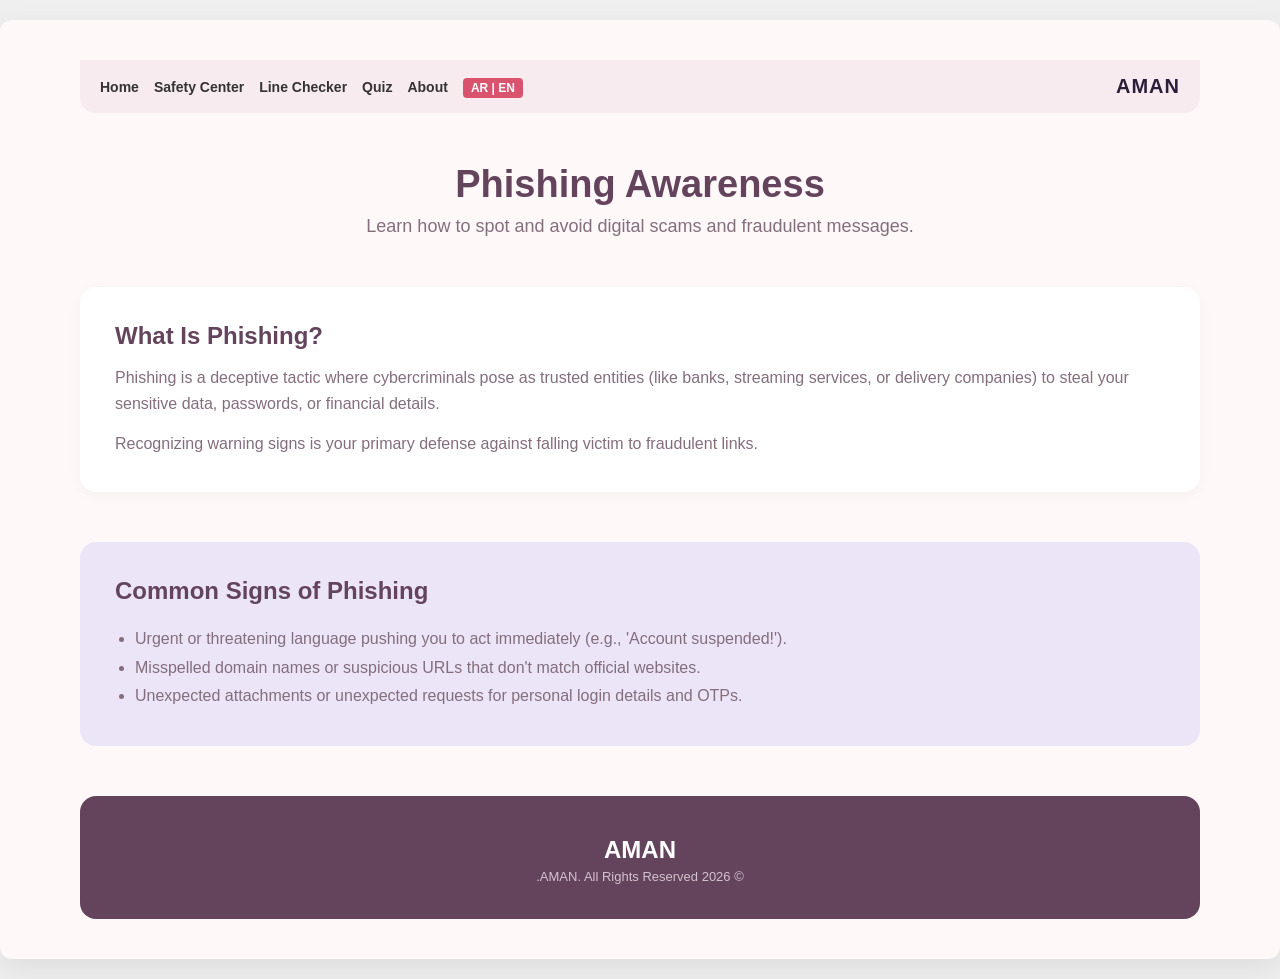
<file: AMAN/phishing.html>
<!DOCTYPE html>
<html lang="en" id="html-root">
<head>
  <meta charset="UTF-8">
  <meta name="viewport" content="width=device-width, initial-scale=1.0">
  <title>AMAN | Phishing Awareness</title>
  <link rel="stylesheet" href="style.css">
  <style>
    body[dir="rtl"] {
      text-align: right;
    }
  </style>
</head>
<body>

  <div class="desktop-container">
    
    <!-- Top Navigation -->
    <header style="background-color: #F7EBEF; padding: 15px 20px; display: flex; justify-content: space-between; align-items: center; border-radius: 0 0 15px 15px;">
      <ul class="nav-links" style="list-style: none; display: flex; gap: 15px; margin: 0; padding: 0; align-items: center;">
        <li><a href="index.html" class="nav-home" style="text-decoration: none; color: #333; font-size: 14px;">Home</a></li>
        <li><a href="safety.html" class="nav-safety" style="text-decoration: none; color: #333; font-size: 14px;">Safety Center</a></li>
        <li><a href="checker.html" class="nav-checker" style="text-decoration: none; color: #333; font-size: 14px;">Line Checker</a></li>
        <li><a href="quiz.html" class="nav-quiz" style="text-decoration: none; color: #333; font-size: 14px;">Quiz</a></li>
        <li><a href="about.html" class="nav-about" style="text-decoration: none; color: #333; font-size: 14px;">About</a></li>
        <li><span id="lang-btn" class="lang-switch" style="background: #D9536E; color: white; padding: 3px 8px; border-radius: 4px; font-size: 12px; cursor: pointer; font-weight: bold;">AR | EN</span></li>
      </ul>
      <div class="logo" style="font-weight: bold; font-size: 20px; color: #2C1E3B;">AMAN</div>
    </header>

    <!-- Hero Section -->
    <section class="hero">
      <h1 id="hero-title">Phishing Awareness</h1>
      <p id="hero-desc">Learn how to spot and avoid digital scams and fraudulent messages.</p>
    </section>

    <!-- Main Content Box -->
    <div style="background-color: white; border-radius: 16px; padding: 35px; box-shadow: 0 4px 15px rgba(0,0,0,0.03); margin-bottom: 50px;">
      <h2 id="box-title" style="color: var(--purple-dark); margin-bottom: 15px;">What Is Phishing?</h2>
      <p id="box-desc1" style="color: var(--text-muted); line-height: 1.6; margin-bottom: 15px;">Phishing is a deceptive tactic where cybercriminals pose as trusted entities (like banks, streaming services, or delivery companies) to steal your sensitive data, passwords, or financial details.</p>
      <p id="box-desc2" style="color: var(--text-muted); line-height: 1.6;">Recognizing warning signs is your primary defense against falling victim to fraudulent links.</p>
    </div>

    <!-- Tips Section -->
    <div style="background-color: var(--purple-card); border-radius: 16px; padding: 35px; margin-bottom: 50px;">
      <h2 id="tips-title" style="color: var(--purple-dark); margin-bottom: 20px;">Common Signs of Phishing</h2>
      <ul style="color: var(--text-muted); line-height: 1.8; padding-left: 20px;">
        <li id="tip-1">Urgent or threatening language pushing you to act immediately (e.g., "Account suspended!").</li>
        <li id="tip-2">Misspelled domain names or suspicious URLs that don't match official websites.</li>
        <li id="tip-3">Unexpected attachments or unexpected requests for personal login details and OTPs.</li>
      </ul>
    </div>

    <!-- Footer -->
    <footer>
      <div style="text-align: center; color: white;">
        <h2 style="font-size: 24px; margin-bottom: 5px;">AMAN</h2>
        <p id="footer-rights" style="font-size: 13px; color: #D3C2CF; margin-bottom: 15px;">.AMAN. All Rights Reserved 2026 ©️</p>
      </div>
    </footer>

  </div>

  <!-- سكربت الترجمة الثابت والمربوط بذاكرة المتصفح -->
  <script>
    document.addEventListener("DOMContentLoaded", function () {
      const langBtn = document.getElementById("lang-btn");
      const htmlRoot = document.getElementById("html-root");

      // قراءة اللغة المخزنة في المتصفح تلقائياً
      let currentLang = localStorage.getItem("aman_lang") || "en";

      function applyLanguage(lang) {
        if (lang === "ar") {
          htmlRoot.setAttribute("dir", "rtl");
          if(langBtn) langBtn.innerText = "EN | AR";

          document.querySelector(".nav-home").innerText = "الرئيسية";
          document.querySelector(".nav-safety").innerText = "مركز الأمان";
          document.querySelector(".nav-checker").innerText = "فحص الروابط";
          document.querySelector(".nav-quiz").innerText = "الاختبار";
          document.querySelector(".nav-about").innerText = "من نحن";

          document.getElementById("hero-title").innerText = "التوعية بالتصيد الاحتيالي";
          document.getElementById("hero-desc").innerText = "تعلم كيف تكتشف وتتجنب الاحتيال الرقمي والرسائل المزيفة.";

          document.getElementById("box-title").innerText = "ما هو التصيد الاحتيالي؟";
          document.getElementById("box-desc1").innerText = "التصيد الاحتيالي هو خدعة يتقمص فيها المجترقون شخصيات جهات موثوقة (مثل البنوك، شركات البث، أو شركات التوصيل) لسرقة بياناتك الحساسة، كلمات المرور، أو تفاصيلك المالية.";
          document.getElementById("box-desc2").innerText = "معرفة العلامات التحذيرية هي دفاعك الأساسي لتجنب الوقوع ضحية للروابط الاحتيالية.";

          document.getElementById("tips-title").innerText = "علامات شائعة للتصيد الاحتيالي";
          document.getElementById("tip-1").innerText = "لغة عاجلة أو تهديدية تدفعك للتصرف فوراً (مثل: 'تم تعليق حسابك!').";
          document.getElementById("tip-2").innerText = "أسماء نطاقات مكتوبة بشكل خاطئ أو روابط مشبوهة لا تتطابق مع المواقع الرسمية.";
          document.getElementById("tip-3").innerText = "مرفقات غير متوقعة أو طلبات مفاجئة لتفاصيل تسجيل الدخول الشخصية ورموز التحقق (OTP).";

          document.getElementById("footer-rights").innerText = "جميع الحقوق محفوظة .AMAN. 2026 ©";

        } else {
          htmlRoot.setAttribute("dir", "ltr");
          if(langBtn) langBtn.innerText = "AR | EN";

          document.querySelector(".nav-home").innerText = "Home";
          document.querySelector(".nav-safety").innerText = "Safety Center";
          document.querySelector(".nav-checker").innerText = "Line Checker";
          document.querySelector(".nav-quiz").innerText = "Quiz";
          document.querySelector(".nav-about").innerText = "About";

          document.getElementById("hero-title").innerText = "Phishing Awareness";
          document.getElementById("hero-desc").innerText = "Learn how to spot and avoid digital scams and fraudulent messages.";

          document.getElementById("box-title").innerText = "What Is Phishing?";
          document.getElementById("box-desc1").innerText = "Phishing is a deceptive tactic where cybercriminals pose as trusted entities (like banks, streaming services, or delivery companies) to steal your sensitive data, passwords, or financial details.";
          document.getElementById("box-desc2").innerText = "Recognizing warning signs is your primary defense against falling victim to fraudulent links.";

          document.getElementById("tips-title").innerText = "Common Signs of Phishing";
          document.getElementById("tip-1").innerText = "Urgent or threatening language pushing you to act immediately (e.g., 'Account suspended!').";
          document.getElementById("tip-2").innerText = "Misspelled domain names or suspicious URLs that don't match official websites.";
          document.getElementById("tip-3").innerText = "Unexpected attachments or unexpected requests for personal login details and OTPs.";

          document.getElementById("footer-rights").innerText = ".AMAN. All Rights Reserved 2026 ©️";
        }
      }

      // تطبيق اللغة فور فتح الصفحة
      applyLanguage(currentLang);

      // عند الضغط على زر التغيير
      if(langBtn) {
        langBtn.addEventListener("click", function () {
          currentLang = (currentLang === "en") ? "ar" : "en";
          localStorage.setItem("aman_lang", currentLang);
          applyLanguage(currentLang);
        });
      }
    });
  </script>

</body>
</html>
</file>
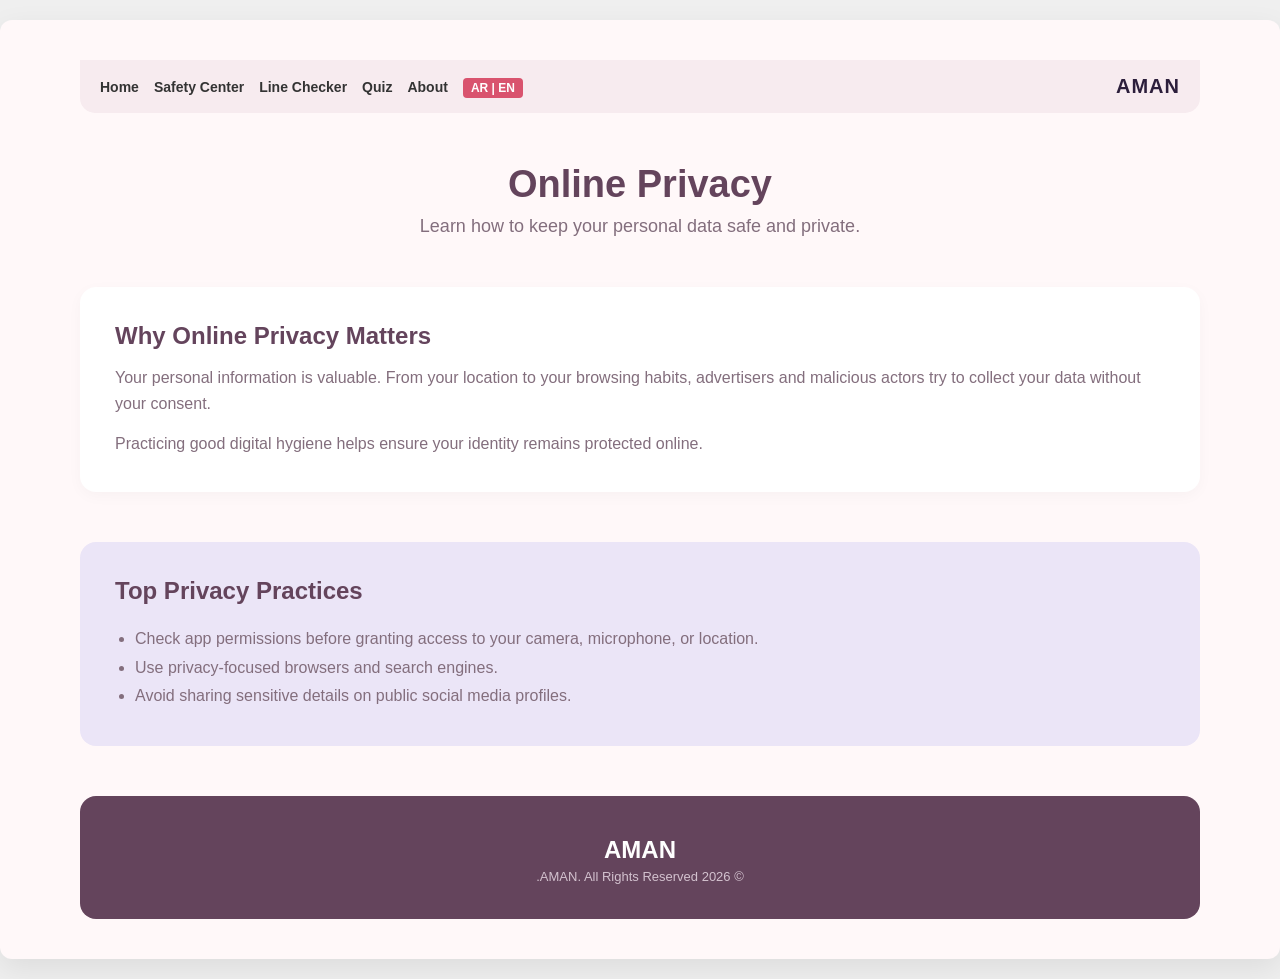
<file: AMAN/privacy.html>
<!DOCTYPE html>
<html lang="en" id="html-root">
<head>
  <meta charset="UTF-8">
  <meta name="viewport" content="width=device-width, initial-scale=1.0">
  <title>AMAN | Online Privacy</title>
  <link rel="stylesheet" href="style.css">
  <style>
    body[dir="rtl"] {
      text-align: right;
    }
  </style>
</head>
<body>

  <div class="desktop-container">
    
    <!-- Top Navigation -->
    <header style="background-color: #F7EBEF; padding: 15px 20px; display: flex; justify-content: space-between; align-items: center; border-radius: 0 0 15px 15px;">
      <ul class="nav-links" style="list-style: none; display: flex; gap: 15px; margin: 0; padding: 0; align-items: center;">
        <li><a href="index.html" class="nav-home" style="text-decoration: none; color: #333; font-size: 14px;">Home</a></li>
        <li><a href="safety.html" class="nav-safety" style="text-decoration: none; color: #333; font-size: 14px; font-weight: bold;">Safety Center</a></li>
        <li><a href="checker.html" class="nav-checker" style="text-decoration: none; color: #333; font-size: 14px;">Line Checker</a></li>
        <li><a href="quiz.html" class="nav-quiz" style="text-decoration: none; color: #333; font-size: 14px;">Quiz</a></li>
        <li><a href="about.html" class="nav-about" style="text-decoration: none; color: #333; font-size: 14px;">About</a></li>
        <li><span id="lang-btn" class="lang-switch" style="background: #D9536E; color: white; padding: 3px 8px; border-radius: 4px; font-size: 12px; cursor: pointer; font-weight: bold;">AR | EN</span></li>
      </ul>
      <div class="logo" style="font-weight: bold; font-size: 20px; color: #2C1E3B;">AMAN</div>
    </header>

    <!-- Hero Section -->
    <section class="hero">
      <h1 id="hero-title">Online Privacy</h1>
      <p id="hero-desc">Learn how to keep your personal data safe and private.</p>
    </section>

    <!-- Main Content Box -->
    <div style="background-color: white; border-radius: 16px; padding: 35px; box-shadow: 0 4px 15px rgba(0,0,0,0.03); margin-bottom: 50px;">
      <h2 id="box-title" style="color: var(--purple-dark); margin-bottom: 15px;">Why Online Privacy Matters</h2>
      <p id="box-desc1" style="color: var(--text-muted); line-height: 1.6; margin-bottom: 15px;">Your personal information is valuable. From your location to your browsing habits, advertisers and malicious actors try to collect your data without your consent.</p>
      <p id="box-desc2" style="color: var(--text-muted); line-height: 1.6;">Practicing good digital hygiene helps ensure your identity remains protected online.</p>
    </div>

    <!-- Tips Section -->
    <div style="background-color: var(--purple-card); border-radius: 16px; padding: 35px; margin-bottom: 50px;">
      <h2 id="tips-title" style="color: var(--purple-dark); margin-bottom: 20px;">Top Privacy Practices</h2>
      <ul style="color: var(--text-muted); line-height: 1.8; padding-left: 20px;">
        <li id="tip-1">Check app permissions before granting access to your camera, microphone, or location.</li>
        <li id="tip-2">Use privacy-focused browsers and search engines.</li>
        <li id="tip-3">Avoid sharing sensitive details on public social media profiles.</li>
      </ul>
    </div>

    <!-- Footer -->
    <footer>
      <div style="text-align: center; color: white;">
        <h2 style="font-size: 24px; margin-bottom: 5px;">AMAN</h2>
        <p id="footer-rights" style="font-size: 13px; color: #D3C2CF; margin-bottom: 15px;">.AMAN. All Rights Reserved 2026 ©️</p>
      </div>
    </footer>

  </div>

  <!-- سكربت الترجمة الثابت والمربوط بذاكرة المتصفح -->
  <script>
    document.addEventListener("DOMContentLoaded", function () {
      const langBtn = document.getElementById("lang-btn");
      const htmlRoot = document.getElementById("html-root");

      // قراءة اللغة المخزنة في المتصفح تلقائياً
      let currentLang = localStorage.getItem("aman_lang") || "en";

      function applyLanguage(lang) {
        if (lang === "ar") {
          htmlRoot.setAttribute("dir", "rtl");
          if(langBtn) langBtn.innerText = "EN | AR";

          document.querySelector(".nav-home").innerText = "الرئيسية";
          document.querySelector(".nav-safety").innerText = "مركز الأمان";
          document.querySelector(".nav-checker").innerText = "فحص الروابط";
          document.querySelector(".nav-quiz").innerText = "الاختبار";
          document.querySelector(".nav-about").innerText = "من نحن";

          document.getElementById("hero-title").innerText = "الخصوصية عبر الإنترنت";
          document.getElementById("hero-desc").innerText = "تعلم كيف تافظ على سرية وأمان بياناتك الشخصية.";

          document.getElementById("box-title").innerText = "لماذا تهمنا الخصوصية الرقمية؟";
          document.getElementById("box-desc1").innerText = "معلوماتك الشخصية ذات قيمة عالية. من موقعك إلى عادات التصفح الخاصة بك، يحاول المعلنون والجهات الضارة جمع بياناتك دون موافقتك.";
          document.getElementById("box-desc2").innerText = "ممارسة العادات الرقمية السليمة تساعد في ضمان بقاء هويتك محمية على الإنترنت.";

          document.getElementById("tips-title").innerText = "أفضل ممارسات الخصوصية";
          document.getElementById("tip-1").innerText = "تحقق من أونات التطبيقات قبل منحها الوصول إلى الكاميرا، الميكروفون، أو الموقع.";
          document.getElementById("tip-2").innerText = "استخدم متصفحات ومحركات بحث تركز على الخصوصية.";
          document.getElementById("tip-3").innerText = "تجنب مشاركة التفاصيل الحساسة على ملفات التعريف العامة في وسائل التواصل الاجتماعي.";

          document.getElementById("footer-rights").innerText = "جميع الحقوق محفوظة .AMAN. 2026 ©";

        } else {
          htmlRoot.setAttribute("dir", "ltr");
          if(langBtn) langBtn.innerText = "AR | EN";

          document.querySelector(".nav-home").innerText = "Home";
          document.querySelector(".nav-safety").innerText = "Safety Center";
          document.querySelector(".nav-checker").innerText = "Line Checker";
          document.querySelector(".nav-quiz").innerText = "Quiz";
          document.querySelector(".nav-about").innerText = "About";

          document.getElementById("hero-title").innerText = "Online Privacy";
          document.getElementById("hero-desc").innerText = "Learn how to keep your personal data safe and private.";

          document.getElementById("box-title").innerText = "Why Online Privacy Matters";
          document.getElementById("box-desc1").innerText = "Your personal information is valuable. From your location to your browsing habits, advertisers and malicious actors try to collect your data without your consent.";
          document.getElementById("box-desc2").innerText = "Practicing good digital hygiene helps ensure your identity remains protected online.";

          document.getElementById("tips-title").innerText = "Top Privacy Practices";
          document.getElementById("tip-1").innerText = "Check app permissions before granting access to your camera, microphone, or location.";
          document.getElementById("tip-2").innerText = "Use privacy-focused browsers and search engines.";
          document.getElementById("tip-3").innerText = "Avoid sharing sensitive details on public social media profiles.";

          document.getElementById("footer-rights").innerText = ".AMAN. All Rights Reserved 2026 ©️";
        }
      }

      // تطبيق اللغة فور فتح الصفحة
      applyLanguage(currentLang);

      // عند الضغط على زر التغيير
      if(langBtn) {
        langBtn.addEventListener("click", function () {
          currentLang = (currentLang === "en") ? "ar" : "en";
          localStorage.setItem("aman_lang", currentLang);
          applyLanguage(currentLang);
        });
      }
    });
  </script>

</body>
</html>
</file>
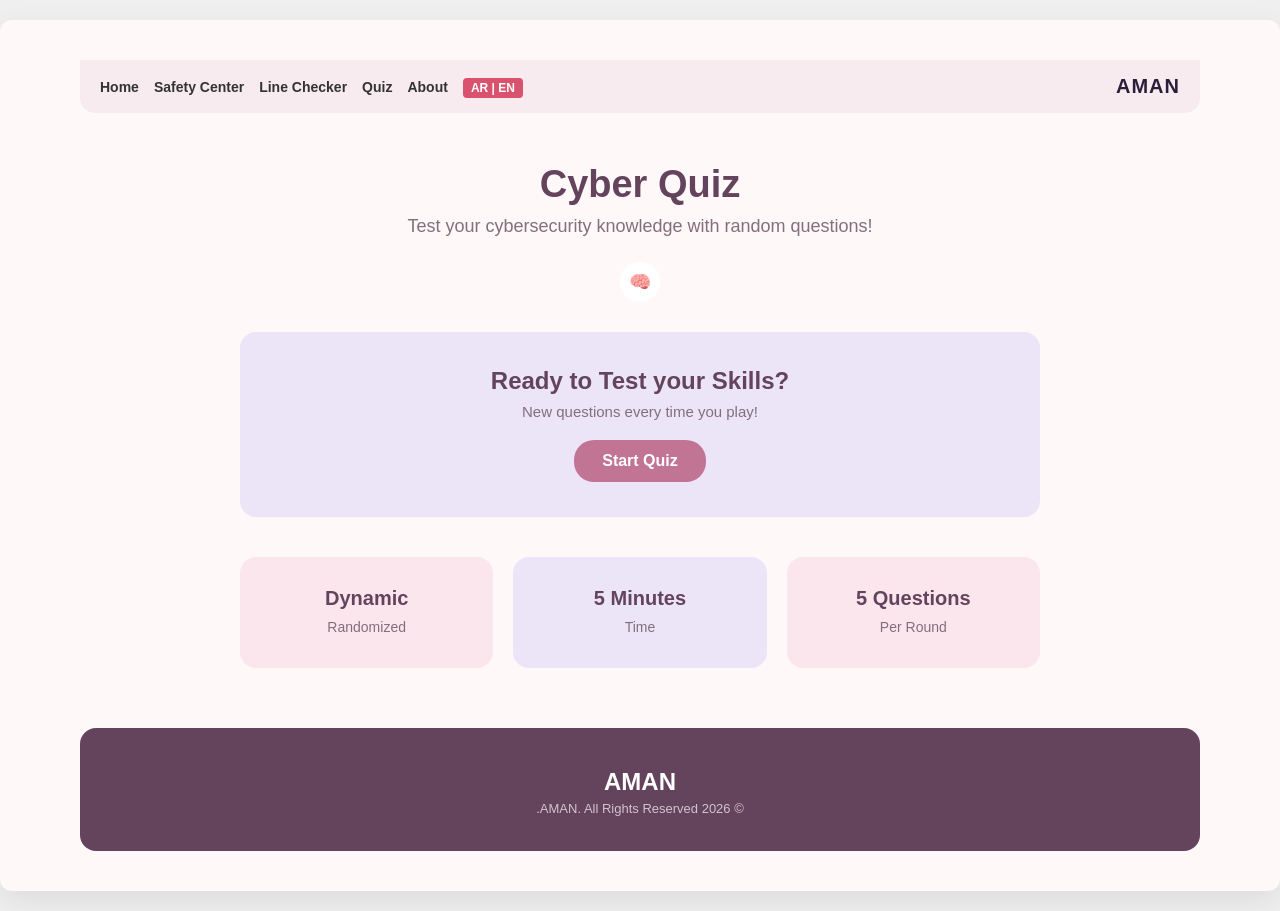
<file: AMAN/quiz.html>
<!DOCTYPE html>
<html lang="en" id="html-root">
<head>
  <meta charset="UTF-8">
  <meta name="viewport" content="width=device-width, initial-scale=1.0">
  <title>AMAN | Cyber Quiz</title>
  <link rel="stylesheet" href="style.css">
  <style>
    body[dir="rtl"] {
      text-align: right;
    }
    body[dir="rtl"] .option-btn {
      text-align: right;
    }
    .quiz-box {
      background-color: white;
      border-radius: 20px;
      padding: 40px;
      max-width: 800px;
      margin: 30px auto 60px auto;
      box-shadow: 0 4px 20px rgba(0,0,0,0.04);
      display: none;
    }

    .option-btn {
      display: block;
      width: 100%;
      padding: 15px 20px;
      margin: 12px 0;
      border: 1px solid #EAE2E8;
      background-color: #FDFBFC;
      border-radius: 12px;
      text-align: left;
      font-size: 16px;
      color: var(--purple-dark);
      cursor: pointer;
      transition: all 0.2s;
    }

    .option-btn:hover {
      background-color: var(--pink-card);
      border-color: var(--btn-purple);
    }
  </style>
</head>
<body>

  <div class="desktop-container">
    
    <!-- Top Navigation -->
    <header style="background-color: #F7EBEF; padding: 15px 20px; display: flex; justify-content: space-between; align-items: center; border-radius: 0 0 15px 15px;">
      <ul class="nav-links" style="list-style: none; display: flex; gap: 15px; margin: 0; padding: 0; align-items: center;">
        <li><a href="index.html" class="nav-home" style="text-decoration: none; color: #333; font-size: 14px;">Home</a></li>
        <li><a href="safety.html" class="nav-safety" style="text-decoration: none; color: #333; font-size: 14px;">Safety Center</a></li>
        <li><a href="checker.html" class="nav-checker" style="text-decoration: none; color: #333; font-size: 14px;">Line Checker</a></li>
        <li><a href="quiz.html" class="nav-quiz" style="text-decoration: none; color: #333; font-size: 14px; font-weight: bold;">Quiz</a></li>
        <li><a href="about.html" class="nav-about" style="text-decoration: none; color: #333; font-size: 14px;">About</a></li>
        <li><span id="lang-btn" class="lang-switch" style="background: #D9536E; color: white; padding: 3px 8px; border-radius: 4px; font-size: 12px; cursor: pointer; font-weight: bold;">AR | EN</span></li>
      </ul>
      <div class="logo" style="font-weight: bold; font-size: 20px; color: #2C1E3B;">AMAN</div>
    </header>

    <!-- Start Screen -->
    <div id="start-screen">
      <section class="hero" style="margin-bottom: 30px;">
        <h1 id="hero-title">Cyber Quiz</h1>
        <p id="hero-desc">Test your cybersecurity knowledge with random questions!</p>
        <div class="card-icon" style="margin: 15px auto 0 auto;">🧠</div>
      </section>

      <div style="background-color: var(--purple-card); border-radius: 16px; padding: 35px; text-align: center; max-width: 800px; margin: 0 auto 40px auto;">
        <h2 id="ready-title" style="color: var(--purple-dark); font-size: 24px; margin-bottom: 8px;">Ready to Test your Skills?</h2>
        <p id="ready-desc" style="color: var(--text-muted); font-size: 15px; margin-bottom: 20px;">New questions every time you play!</p>
        <button id="start-btn" class="btn-pink" style="cursor: pointer;">Start Quiz</button>
      </div>

      <div style="display: flex; justify-content: center; gap: 20px; max-width: 800px; margin: 0 auto 60px auto;">
        <div class="card pink" style="flex: 1;">
          <h3 id="f1-title" style="color: var(--purple-dark); font-size: 20px;">Dynamic</h3>
          <p id="f1-desc" style="color: var(--text-muted);">Randomized</p>
        </div>
        <div class="card purple" style="flex: 1;">
          <h3 id="f2-title" style="color: var(--purple-dark); font-size: 20px;">5 Minutes</h3>
          <p id="f2-desc" style="color: var(--text-muted);">Time</p>
        </div>
        <div class="card pink" style="flex: 1;">
          <h3 id="f3-title" style="color: var(--purple-dark); font-size: 20px;">5 Questions</h3>
          <p id="f3-desc" style="color: var(--text-muted);">Per Round</p>
        </div>
      </div>
    </div>

    <!-- Quiz Box -->
    <div id="quiz-container" class="quiz-box">
      <div style="display: flex; justify-content: space-between; margin-bottom: 20px; color: var(--text-muted); font-weight: 600;">
        <span id="question-count">Question 1 of 5</span>
        <span id="score-tracker">Score: 0</span>
      </div>
      <h3 id="question-text" style="color: var(--purple-dark); font-size: 22px; margin-bottom: 25px;">Question text</h3>
      <div id="options-container"></div>
    </div>

    <!-- Result Box -->
    <div id="result-container" class="quiz-box" style="text-align: center;">
      <h2 id="res-title" style="color: var(--purple-dark); font-size: 28px; margin-bottom: 15px;">🎉 Quiz Completed!</h2>
      <p id="final-score-text" style="font-size: 18px; color: var(--text-muted); margin-bottom: 25px;">You scored 0 out of 5</p>
      <button id="restart-btn" class="btn-pink" style="cursor: pointer;">Play Again (New Questions)</button>
    </div>

    <!-- Footer -->
    <footer>
      <div style="text-align: center; color: white;">
        <h2 style="font-size: 24px; margin-bottom: 5px;">AMAN</h2>
        <p id="footer-rights" style="font-size: 13px; color: #D3C2CF; margin-bottom: 15px;">.AMAN. All Rights Reserved 2026 ©️</p>
      </div>
    </footer>

  </div>

  <!-- سكربت الاختبار الثنائي اللغة مع ذاكرة المتصفح -->
  <script>
    document.addEventListener("DOMContentLoaded", function () {
      const allQuestions = [
        { 
          en: { question: "What is phishing?", options: ["A type of online scam", "A computer game", "A programming language"] },
          ar: { question: "ما هو التصيد الاحتيالي (Phishing)؟", options: ["نوع من الاحتيال عبر الإنترنت", "لعبة حاسوبية", "لغة برمجة"] },
          answer: 0 
        },
        { 
          en: { question: "What should you do if you receive a suspicious link?", options: ["Click it immediately", "Ignore and avoid clicking it", "Share it with friends"] },
          ar: { question: "ماذا يجب أن تفعل إذا تلقيت رابطاً مشبوهاً؟", options: ["انقر عليه فوراً", "تجاهله وتجنب النقر عليه", "شاركه مع أصدقائك"] },
          answer: 1 
        },
        { 
          en: { question: "Which of these makes a strong password?", options: ["123456", "Your birthday date", "A mix of letters, numbers & symbols"] },
          ar: { question: "أي مما يلي يُعتبر كلمة مرور قوية؟", options: ["123456", "تاريخ ميلادك", "خليط من الحروف والأرقام والرموز"] },
          answer: 2 
        },
        { 
          en: { question: "Should you share your OTP (One-Time Password) with anyone?", options: ["Yes, if they ask nicely", "No, never share it", "Yes, with strangers"] },
          ar: { question: "هل يجب أن تشارك رمز التحقق (OTP) مع أي شخص؟", options: ["نعم إذا طلبوا بأدب", "لا، لا تشاركه أبداً", "نعم مع الغرباء"] },
          answer: 1 
        },
        { 
          en: { question: "What is digital safety?", options: ["Protecting your personal info online", "Turning off the computer", "Buying a new phone"] },
          ar: { question: "ما هو الأمان الرقمي؟", options: ["حماية معلوماتك الشخصية على الإنترنت", "إطفاء الكمبيوتر", "شراء هاتف جديد"] },
          answer: 0 
        },
        { 
          en: { question: "What is two-factor authentication (2FA)?", options: ["An extra layer of security", "A broken password", "A dual screen monitor"] },
          ar: { question: "ما هي المصادقة الثنائية (2FA)؟", options: ["طبقة أمان إضافية", "كلمة مرور معطلة", "شاشة عرض مزدوجة"] },
          answer: 0 
        },
        { 
          en: { question: "If someone blackmails you online, what is the first step?", options: ["Pay them money", "Block, save evidence, and tell a trusted adult", "Delete all your accounts"] },
          ar: { question: "إذا ابتزك شخص ما عبر الإنترنت، ما هي الخطوة الأولى؟", options: ["ادفع له المال", "احظر، احفظ الدليل، وأخبر شخصاً موثوقاً", "احذف جميع حساباتك"] },
          answer: 1 
        },
        { 
          en: { question: "Is it safe to use public Wi-Fi for banking without a VPN?", options: ["Yes, completely safe", "No, it is risky and unencrypted", "Only at night"] },
          ar: { question: "هل من الآمن استخدام شبكة Wi-Fi عامة للمعاملات البنكية بدون VPN؟", options: ["نعم آمن تماماً", "لا، إنه محفوف بالمخاطر وغير مشفر", "فقط في الليل"] },
          answer: 1 
        },
        { 
          en: { question: "What does HTTPS mean in a website URL?", options: ["Hyper Text Transfer Protocol Secure (Encrypted)", "High Traffic Page Source", "Home Page Testing System"] },
          ar: { question: "ماذا تعني الحروف HTTPS في رابط الموقع؟", options: ["بروتوكول نقل النص الفائق الآمن (مشفر)", "مصدر صفحة عالي الحركة", "نظام اختبار الصفحة الرئيسية"] },
          answer: 0 
        },
        { 
          en: { question: "How often should you update your passwords?", options: ["Never", "Every few months or if breached", "Every hour"] },
          ar: { question: "كم مرة يجب أن تحدث كلمات المرور الخاصة بك؟", options: ["أبداً", "كل بضعة أشهر أو في حال حدوث تسريب", "كل ساعة"] },
          answer: 1 
        }
      ];

      let selectedQuestions = [];
      let currentQuestionIndex = 0;
      let score = 0;

      // قراءة اللغة من الذاكرة تماماً مثل بقية الصفحات
      let currentLang = localStorage.getItem("aman_lang") || "en";

      const startScreen = document.getElementById('start-screen');
      const quizContainer = document.getElementById('quiz-container');
      const resultContainer = document.getElementById('result-container');
      const questionText = document.getElementById('question-text');
      const optionsContainer = document.getElementById('options-container');
      const questionCount = document.getElementById('question-count');
      const scoreTracker = document.getElementById('score-tracker');
      const finalScoreText = document.getElementById('final-score-text');
      
      const startBtn = document.getElementById('start-btn');
      const restartBtn = document.getElementById('restart-btn');
      const langBtn = document.getElementById("lang-btn");
      const htmlRoot = document.getElementById("html-root");

      function getRandomQuestions() {
        let shuffled = [...allQuestions].sort(() => 0.5 - Math.random());
        return shuffled.slice(0, 5);
      }

      startBtn.addEventListener('click', function() {
        startScreen.style.display = 'none';
        quizContainer.style.display = 'block';
        selectedQuestions = getRandomQuestions();
        currentQuestionIndex = 0;
        score = 0;
        showQuestion();
      });

      function showQuestion() {
        let qObj = selectedQuestions[currentQuestionIndex];
        let qData = (currentLang === "ar") ? qObj.ar : qObj.en;

        if (currentLang === "ar") {
          questionCount.innerText = `السؤال ${currentQuestionIndex + 1} من ${selectedQuestions.length}`;
          scoreTracker.innerText = `النتيجة: ${score}`;
        } else {
          questionCount.innerText = `Question ${currentQuestionIndex + 1} of ${selectedQuestions.length}`;
          scoreTracker.innerText = `Score: ${score}`;
        }

        questionText.innerText = qData.question;
        optionsContainer.innerHTML = '';

        qData.options.forEach((option, index) => {
          let btn = document.createElement('button');
          btn.className = 'option-btn';
          btn.innerText = option;
          btn.onclick = function() {
            if (index === qObj.answer) {
              score++;
            }
            currentQuestionIndex++;
            if (currentQuestionIndex < selectedQuestions.length) {
              showQuestion();
            } else {
              showResult();
            }
          };
          optionsContainer.appendChild(btn);
        });
      }

      function showResult() {
        quizContainer.style.display = 'none';
        resultContainer.style.display = 'block';
        if (currentLang === "ar") {
          finalScoreText.innerText = `لقد حصلت على ${score} من ${selectedQuestions.length}`;
        } else {
          finalScoreText.innerText = `You scored ${score} out of ${selectedQuestions.length}`;
        }
      }

      restartBtn.addEventListener('click', function() {
        resultContainer.style.display = 'none';
        startScreen.style.display = 'block';
      });

      // دالة تطبيق واجهات اللغة
      function applyLanguage(lang) {
        if (lang === "ar") {
          htmlRoot.setAttribute("dir", "rtl");
          if(langBtn) langBtn.innerText = "EN | AR";

          document.querySelector(".nav-home").innerText = "الرئيسية";
          document.querySelector(".nav-safety").innerText = "مركز الأمان";
          document.querySelector(".nav-checker").innerText = "فحص الروابط";
          document.querySelector(".nav-quiz").innerText = "الاختبار";
          document.querySelector(".nav-about").innerText = "من نحن";

          document.getElementById("hero-title").innerText = "اختبار الأمن السيبراني";
          document.getElementById("hero-desc").innerText = "اختبر معلوماتك في الأمن السيبراني من خلال أسئلة عشوائية!";

          document.getElementById("ready-title").innerText = "هل أنت مستعد لاختبار مهاراتك؟";
          document.getElementById("ready-desc").innerText = "أسئلة جديدة في كل مرة تلعب فيها!";
          document.getElementById("start-btn").innerText = "ابدأ الاختبار";

          document.getElementById("f1-title").innerText = "ديناميكي";
          document.getElementById("f1-desc").innerText = "أسئلة عشوائية";
          document.getElementById("f2-title").innerText = "5 دقائق";
          document.getElementById("f2-desc").innerText = "الوقت";
          document.getElementById("f3-title").innerText = "5 أسئلة";
          document.getElementById("f3-desc").innerText = "لكل جولة";

          document.getElementById("res-title").innerText = "🎉 انتهى الاختبار!";
          document.getElementById("restart-btn").innerText = "العب مرة أخرى (أسئلة جديدة)";
          document.getElementById("footer-rights").innerText = "جميع الحقوق محفوظة .AMAN. 2026 ©";

        } else {
          htmlRoot.setAttribute("dir", "ltr");
          if(langBtn) langBtn.innerText = "AR | EN";

          document.querySelector(".nav-home").innerText = "Home";
          document.querySelector(".nav-safety").innerText = "Safety Center";
          document.querySelector(".nav-checker").innerText = "Line Checker";
          document.querySelector(".nav-quiz").innerText = "Quiz";
          document.querySelector(".nav-about").innerText = "About";

          document.getElementById("hero-title").innerText = "Cyber Quiz";
          document.getElementById("hero-desc").innerText = "Test your cybersecurity knowledge with random questions!";

          document.getElementById("ready-title").innerText = "Ready to Test your Skills?";
          document.getElementById("ready-desc").innerText = "New questions every time you play!";
          document.getElementById("start-btn").innerText = "Start Quiz";

          document.getElementById("f1-title").innerText = "Dynamic";
          document.getElementById("f1-desc").innerText = "Randomized";
          document.getElementById("f2-title").innerText = "5 Minutes";
          document.getElementById("f2-desc").innerText = "Time";
          document.getElementById("f3-title").innerText = "5 Questions";
          document.getElementById("f3-desc").innerText = "Per Round";

          document.getElementById("res-title").innerText = "🎉 Quiz Completed!";
          document.getElementById("restart-btn").innerText = "Play Again (New Questions)";
          document.getElementById("footer-rights").innerText = ".AMAN. All Rights Reserved 2026 ©️";
        }
      }

      // تطبيق اللغة فور فتح الصفحة
      applyLanguage(currentLang);

      // زر الترجمة والتحويل الشامل
      if(langBtn) {
        langBtn.addEventListener("click", function () {
          currentLang = (currentLang === "en") ? "ar" : "en";
          localStorage.setItem("aman_lang", currentLang);
          applyLanguage(currentLang);

          if (quizContainer.style.display === 'block') {
            showQuestion();
          }
        });
      }
    });
  </script>

</body>
</html>
</file>
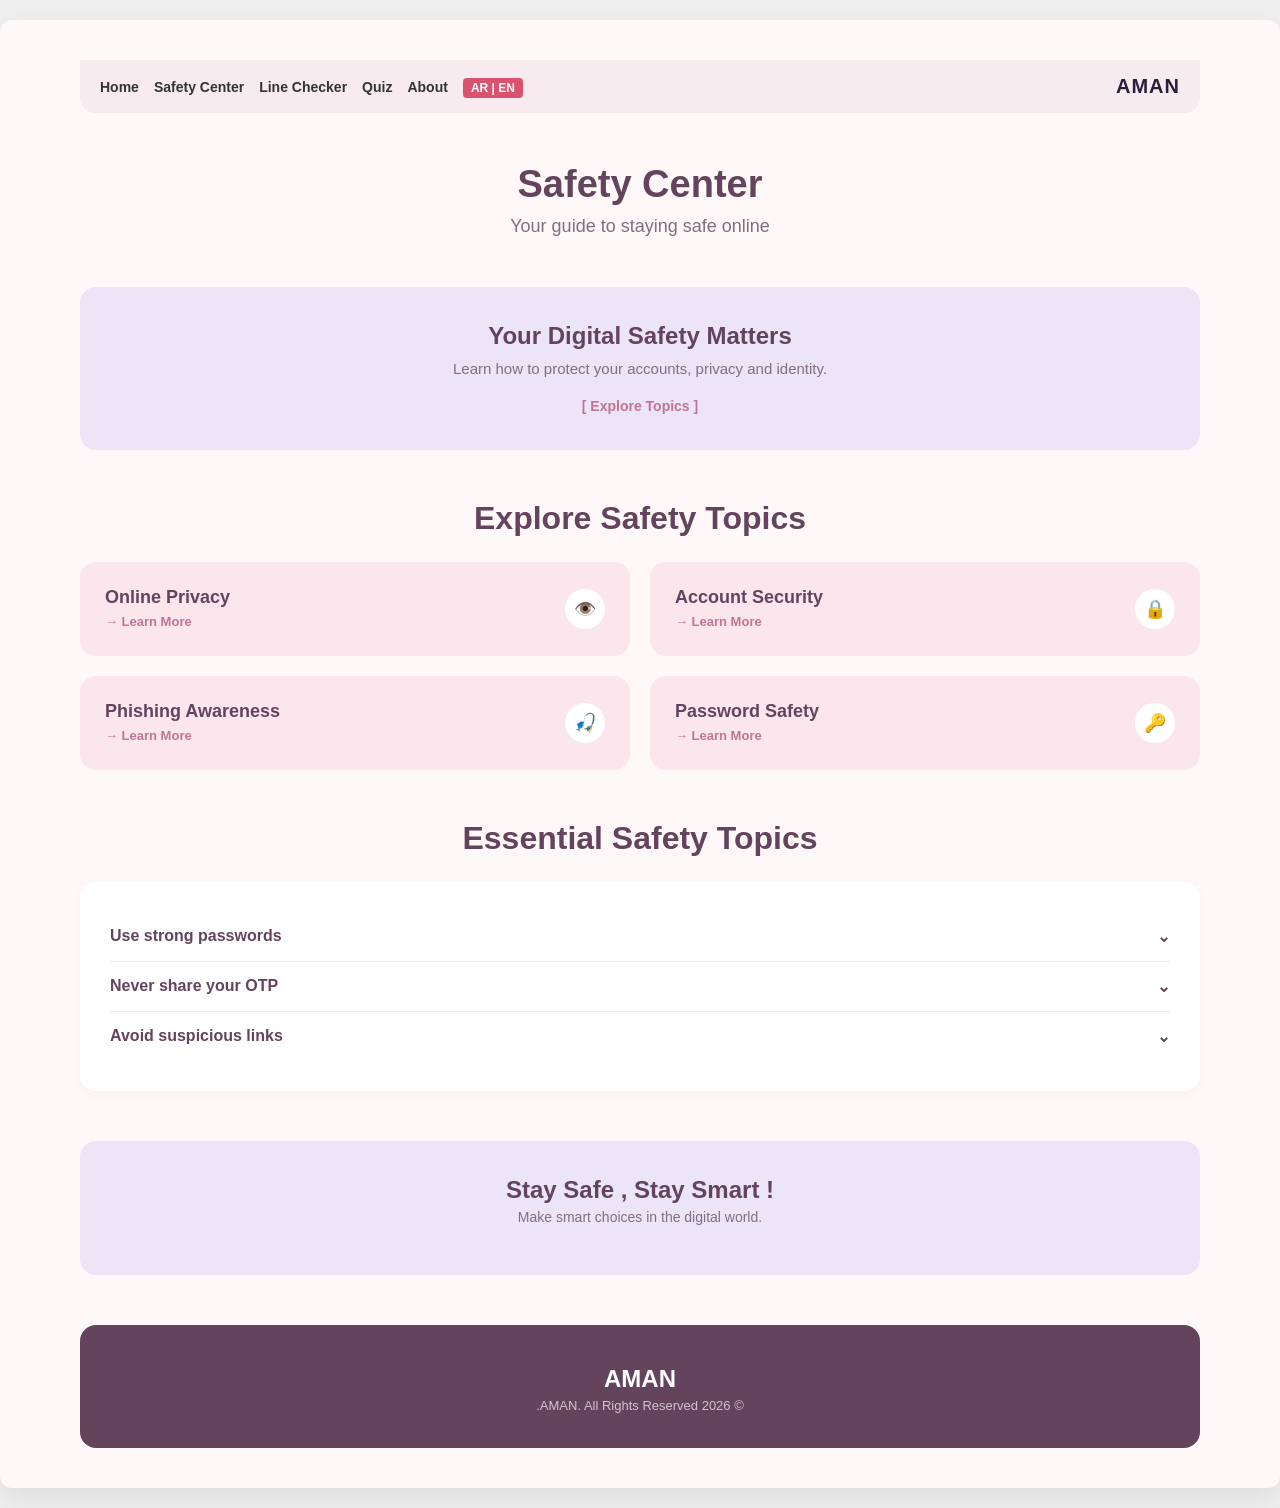
<file: AMAN/safety.html>
<!DOCTYPE html>
<html lang="en" id="html-root">
<head>
  <meta charset="UTF-8">
  <meta name="viewport" content="width=device-width, initial-scale=1.0">
  <title>AMAN | Safety Center</title>
  <link rel="stylesheet" href="style.css">
  <style>
    body[dir="rtl"] {
      text-align: right;
    }
  </style>
</head>
<body>

  <div class="desktop-container">
    
   <!-- Top Navigation -->
   <header style="background-color: #F7EBEF; padding: 15px 20px; display: flex; justify-content: space-between; align-items: center; border-radius: 0 0 15px 15px;">
     <ul class="nav-links" style="list-style: none; display: flex; gap: 15px; margin: 0; padding: 0; align-items: center;">
       <li><a href="index.html" class="nav-home" style="text-decoration: none; color: #333; font-size: 14px;">Home</a></li>
       <li><a href="safety.html" class="nav-safety" style="text-decoration: none; color: #333; font-size: 14px; font-weight: bold;">Safety Center</a></li>
       <li><a href="checker.html" class="nav-checker" style="text-decoration: none; color: #333; font-size: 14px;">Line Checker</a></li>
       <li><a href="quiz.html" class="nav-quiz" style="text-decoration: none; color: #333; font-size: 14px;">Quiz</a></li>
       <li><a href="about.html" class="nav-about" style="text-decoration: none; color: #333; font-size: 14px;">About</a></li>
       <li><span id="lang-btn" class="lang-switch" style="background: #D9536E; color: white; padding: 3px 8px; border-radius: 4px; font-size: 12px; cursor: pointer; font-weight: bold;">AR | EN</span></li>
     </ul>
     <div class="logo" style="font-weight: bold; font-size: 20px; color: #2C1E3B;">AMAN</div>
   </header>

    <!-- Safety Center Hero -->
    <section class="hero">
      <h1 id="hero-title">Safety Center</h1>
      <p id="hero-desc">Your guide to staying safe online</p>
    </section>

    <!-- Main Banner Box -->
    <div style="background-color: var(--purple-card); border-radius: 16px; padding: 35px; text-align: center; margin-bottom: 50px;">
      <h2 id="banner-h2" style="color: var(--purple-dark); font-size: 24px; margin-bottom: 10px;">Your Digital Safety Matters</h2>
      <p id="banner-p" style="color: var(--text-muted); font-size: 15px; margin-bottom: 20px;">Learn how to protect your accounts, privacy and identity.</p>
      <span id="explore-span" style="color: var(--btn-purple); font-weight: 700; cursor: pointer; font-size: 14px;">[ Explore Topics ]</span>
    </div>

    <!-- Explore Safety Topics Title -->
    <div class="section-title" style="margin-bottom: 25px;">
      <h2 id="topics-title">Explore Safety Topics</h2>
    </div>

    <!-- 4 Grid Cards -->
    <div style="display: grid; grid-template-columns: repeat(2, 1fr); gap: 20px; margin-bottom: 50px;">
      
      <!-- 1. Online Privacy -->
      <a href="privacy.html" style="text-decoration: none; color: inherit;">
        <div class="card pink" style="text-align: left; padding: 25px; display: flex; align-items: center; justify-content: space-between; height: 100%;">
          <div>
            <h3 class="c1-title" style="color: var(--purple-dark); font-size: 18px; margin-bottom: 5px;">Online Privacy</h3>
            <p class="c1-sub" style="color: var(--btn-purple); font-size: 13px; font-weight: 600;">→ Learn More</p>
          </div>
          <div class="card-icon" style="margin: 0;">👁️</div>
        </div>
      </a>

      <!-- 2. Account Security -->
      <a href="security.html" style="text-decoration: none; color: inherit;">
        <div class="card pink" style="text-align: left; padding: 25px; display: flex; align-items: center; justify-content: space-between; height: 100%;">
          <div>
            <h3 class="c2-title" style="color: var(--purple-dark); font-size: 18px; margin-bottom: 5px;">Account Security</h3>
            <p class="c2-sub" style="color: var(--btn-purple); font-size: 13px; font-weight: 600;">→ Learn More</p>
          </div>
          <div class="card-icon" style="margin: 0;">🔒</div>
        </div>
      </a>

      <!-- 3. Phishing Awareness -->
      <a href="phishing.html" style="text-decoration: none; color: inherit;">
        <div class="card pink" style="text-align: left; padding: 25px; display: flex; align-items: center; justify-content: space-between; height: 100%;">
          <div>
            <h3 class="c3-title" style="color: var(--purple-dark); font-size: 18px; margin-bottom: 5px;">Phishing Awareness</h3>
            <p class="c3-sub" style="color: var(--btn-purple); font-size: 13px; font-weight: 600;">→ Learn More</p>
          </div>
          <div class="card-icon" style="margin: 0;">🎣</div>
        </div>
      </a>

      <!-- 4. Password Safety -->
      <a href="password.html" style="text-decoration: none; color: inherit;">
        <div class="card pink" style="text-align: left; padding: 25px; display: flex; align-items: center; justify-content: space-between; height: 100%;">
          <div>
            <h3 class="c4-title" style="color: var(--purple-dark); font-size: 18px; margin-bottom: 5px;">Password Safety</h3>
            <p class="c4-sub" style="color: var(--btn-purple); font-size: 13px; font-weight: 600;">→ Learn More</p>
          </div>
          <div class="card-icon" style="margin: 0;">🔑</div>
        </div>
      </a>

    </div>

    <!-- Essential Safety Topics Section -->
    <div class="section-title" style="margin-bottom: 25px;">
      <h2 id="essential-title">Essential Safety Topics</h2>
    </div>

    <div style="background-color: white; border-radius: 16px; padding: 30px; box-shadow: 0 4px 15px rgba(0,0,0,0.03); margin-bottom: 50px;">
      <div class="item-1" style="display: flex; justify-content: space-between; padding: 15px 0; border-bottom: 1px solid #F5EBF3; font-weight: 600; color: var(--purple-dark);">
        <span>Use strong passwords</span>
        <span>⌄</span>
      </div>
      <div class="item-2" style="display: flex; justify-content: space-between; padding: 15px 0; border-bottom: 1px solid #F5EBF3; font-weight: 600; color: var(--purple-dark);">
        <span>Never share your OTP</span>
        <span>⌄</span>
      </div>
      <div class="item-3" style="display: flex; justify-content: space-between; padding: 15px 0; font-weight: 600; color: var(--purple-dark);">
        <span>Avoid suspicious links</span>
        <span>⌄</span>
      </div>
    </div>

    <!-- Bottom Banner -->
    <div style="background-color: var(--purple-card); border-radius: 16px; padding: 35px; text-align: center; margin-bottom: 50px;">
      <h2 id="btm-title" style="color: var(--purple-dark); font-size: 24px; margin-bottom: 5px;">Stay Safe , Stay Smart !</h2>
      <p id="btm-desc" style="color: var(--text-muted); font-size: 14px; margin-bottom: 15px;">Make smart choices in the digital world.</p>
    </div>

    <!-- Footer -->
    <footer>
      <div style="text-align: center; color: white;">
        <h2 style="font-size: 24px; margin-bottom: 5px;">AMAN</h2>
        <p id="footer-rights" style="font-size: 13px; color: #D3C2CF; margin-bottom: 15px;">.AMAN. All Rights Reserved 2026 ©️</p>
      </div>
    </footer>

  </div>

  <script>
    document.addEventListener("DOMContentLoaded", function () {
      const langBtn = document.getElementById("lang-btn");
      const htmlRoot = document.getElementById("html-root");

      // قراءة الذاكرة تماماً مثل الهوم
      let currentLang = localStorage.getItem("aman_lang") || "en";

      function applyLanguage(lang) {
        if (lang === "ar") {
          htmlRoot.setAttribute("dir", "rtl");
          if(langBtn) langBtn.innerText = "EN | AR";

          document.querySelector(".nav-home").innerText = "الرئيسية";
          document.querySelector(".nav-safety").innerText = "مركز الأمان";
          document.querySelector(".nav-checker").innerText = "فحص الروابط";
          document.querySelector(".nav-quiz").innerText = "الاختبار";
          document.querySelector(".nav-about").innerText = "من نحن";

          document.getElementById("hero-title").innerText = "مركز الأمان";
          document.getElementById("hero-desc").innerText = "دليلك للبقاء آمناً على الإنترنت";

          document.getElementById("banner-h2").innerText = "أمانك الرقمي يهمنا";
          document.getElementById("banner-p").innerText = "تعلم كيف تحمي حساباتك، خصوصيتك وهويتك.";
          document.getElementById("explore-span").innerText = "[ استكشف المواضيع ]";

          document.getElementById("topics-title").innerText = "استكشف مواضيع الأمان";

          document.querySelector(".c1-title").innerText = "الخصوصية عبر الإنترنت";
          document.querySelector(".c1-sub").innerText = "→ اعلم المزيد";

          document.querySelector(".c2-title").innerText = "أمان الحسابات";
          document.querySelector(".c2-sub").innerText = "→ اعلم المزيد";

          document.querySelector(".c3-title").innerText = "التوعية بالتصيد الاحتيالي";
          document.querySelector(".c3-sub").innerText = "→ اعلم المزيد";

          document.querySelector(".c4-title").innerText = "سلامة كلمات المرور";
          document.querySelector(".c4-sub").innerText = "→ اعلم المزيد";

          document.getElementById("essential-title").innerText = "مواضيع الأمان الأساسية";

          document.querySelector(".item-1 span:first-child").innerText = "استخدم كلمات مرور قوية";
          document.querySelector(".item-2 span:first-child").innerText = "لا تشارك رمز التحقق (OTP) أبداً";
          document.querySelector(".item-3 span:first-child").innerText = "تجنب الروابط المشبوهة";

          document.getElementById("btm-title").innerText = "ابقَ آمناً، ابقَ ذكياً!";
          document.getElementById("btm-desc").innerText = "اتخذ خيارات ذكية في العالم الرقمي.";

          document.getElementById("footer-rights").innerText = "جميع الحقوق محفوظة .AMAN. 2026 ©️";

        } else {
          htmlRoot.setAttribute("dir", "ltr");
          if(langBtn) langBtn.innerText = "AR | EN";

          document.querySelector(".nav-home").innerText = "Home";
          document.querySelector(".nav-safety").innerText = "Safety Center";
          document.querySelector(".nav-checker").innerText = "Line Checker";
          document.querySelector(".nav-quiz").innerText = "Quiz";
          document.querySelector(".nav-about").innerText = "About";

          document.getElementById("hero-title").innerText = "Safety Center";
          document.getElementById("hero-desc").innerText = "Your guide to staying safe online";

          document.getElementById("banner-h2").innerText = "Your Digital Safety Matters";
          document.getElementById("banner-p").innerText = "Learn how to protect your accounts, privacy and identity.";
          document.getElementById("explore-span").innerText = "[ Explore Topics ]";

          document.getElementById("topics-title").innerText = "Explore Safety Topics";

          document.querySelector(".c1-title").innerText = "Online Privacy";
          document.querySelector(".c1-sub").innerText = "→ Learn More";

          document.querySelector(".c2-title").innerText = "Account Security";
          document.querySelector(".c2-sub").innerText = "→ Learn More";

          document.querySelector(".c3-title").innerText = "Phishing Awareness";
          document.querySelector(".c3-sub").innerText = "→ Learn More";

          document.querySelector(".c4-title").innerText = "Password Safety";
          document.querySelector(".c4-sub").innerText = "→ Learn More";

          document.getElementById("essential-title").innerText = "Essential Safety Topics";

          document.querySelector(".item-1 span:first-child").innerText = "Use strong passwords";
          document.querySelector(".item-2 span:first-child").innerText = "Never share your OTP";
          document.querySelector(".item-3 span:first-child").innerText = "Avoid suspicious links";

          document.getElementById("btm-title").innerText = "Stay Safe , Stay Smart !";
          document.getElementById("btm-desc").innerText = "Make smart choices in the digital world.";

          document.getElementById("footer-rights").innerText = ".AMAN. All Rights Reserved 2026 ©️";
        }
      }

      // تطبيق اللغة فور فتح الصفحة بالاعتماد على الذاكرة
      applyLanguage(currentLang);

      // عند الضغط على زر التغيير
      if(langBtn) {
        langBtn.addEventListener("click", function () {
          currentLang = (currentLang === "en") ? "ar" : "en";
          localStorage.setItem("aman_lang", currentLang);
          applyLanguage(currentLang);
        });
      }
    });
  </script>

</body>
</html>
</file>
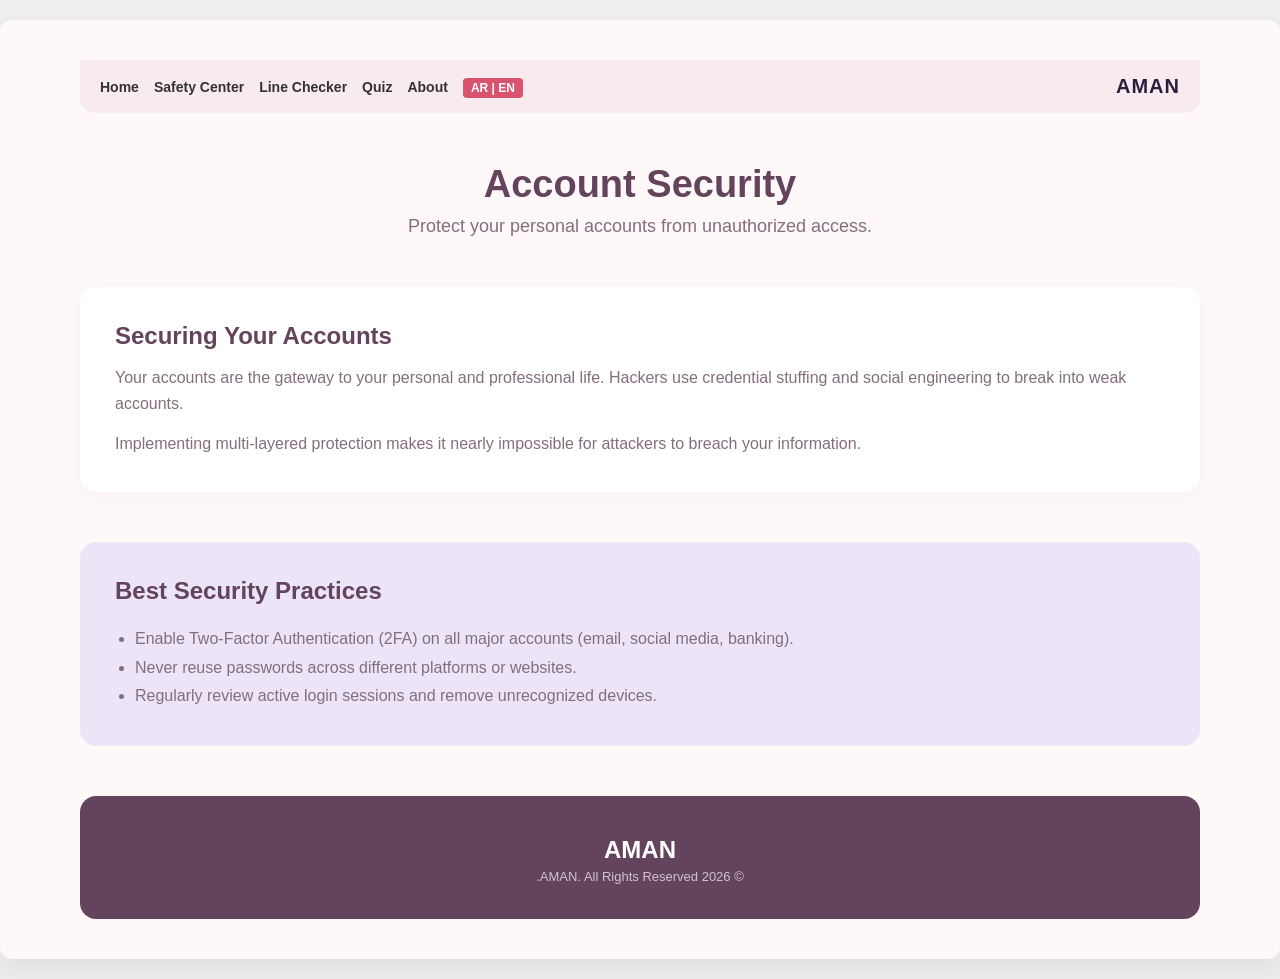
<file: AMAN/security.html>
<!DOCTYPE html>
<html lang="en" id="html-root">
<head>
  <meta charset="UTF-8">
  <meta name="viewport" content="width=device-width, initial-scale=1.0">
  <title>AMAN | Account Security</title>
  <link rel="stylesheet" href="style.css">
  <style>
    body[dir="rtl"] {
      text-align: right;
    }
  </style>
</head>
<body>

  <div class="desktop-container">
    
    <!-- Top Navigation -->
    <header style="background-color: #F7EBEF; padding: 15px 20px; display: flex; justify-content: space-between; align-items: center; border-radius: 0 0 15px 15px;">
      <ul class="nav-links" style="list-style: none; display: flex; gap: 15px; margin: 0; padding: 0; align-items: center;">
        <li><a href="index.html" class="nav-home" style="text-decoration: none; color: #333; font-size: 14px;">Home</a></li>
        <li><a href="safety.html" class="nav-safety" style="text-decoration: none; color: #333; font-size: 14px; font-weight: bold;">Safety Center</a></li>
        <li><a href="checker.html" class="nav-checker" style="text-decoration: none; color: #333; font-size: 14px;">Line Checker</a></li>
        <li><a href="quiz.html" class="nav-quiz" style="text-decoration: none; color: #333; font-size: 14px;">Quiz</a></li>
        <li><a href="about.html" class="nav-about" style="text-decoration: none; color: #333; font-size: 14px;">About</a></li>
        <li><span id="lang-btn" class="lang-switch" style="background: #D9536E; color: white; padding: 3px 8px; border-radius: 4px; font-size: 12px; cursor: pointer; font-weight: bold;">AR | EN</span></li>
      </ul>
      <div class="logo" style="font-weight: bold; font-size: 20px; color: #2C1E3B;">AMAN</div>
    </header>

    <!-- Hero Section -->
    <section class="hero">
      <h1 id="hero-title">Account Security</h1>
      <p id="hero-desc">Protect your personal accounts from unauthorized access.</p>
    </section>

    <!-- Main Content Box -->
    <div style="background-color: white; border-radius: 16px; padding: 35px; box-shadow: 0 4px 15px rgba(0,0,0,0.03); margin-bottom: 50px;">
      <h2 id="box-title" style="color: var(--purple-dark); margin-bottom: 15px;">Securing Your Accounts</h2>
      <p id="box-desc1" style="color: var(--text-muted); line-height: 1.6; margin-bottom: 15px;">Your accounts are the gateway to your personal and professional life. Hackers use credential stuffing and social engineering to break into weak accounts.</p>
      <p id="box-desc2" style="color: var(--text-muted); line-height: 1.6;">Implementing multi-layered protection makes it nearly impossible for attackers to breach your information.</p>
    </div>

    <!-- Tips Section -->
    <div style="background-color: var(--purple-card); border-radius: 16px; padding: 35px; margin-bottom: 50px;">
      <h2 id="tips-title" style="color: var(--purple-dark); margin-bottom: 20px;">Best Security Practices</h2>
      <ul style="color: var(--text-muted); line-height: 1.8; padding-left: 20px;">
        <li id="tip-1">Enable Two-Factor Authentication (2FA) on all major accounts (email, social media, banking).</li>
        <li id="tip-2">Never reuse passwords across different platforms or websites.</li>
        <li id="tip-3">Regularly review active login sessions and remove unrecognized devices.</li>
      </ul>
    </div>

    <!-- Footer -->
    <footer>
      <div style="text-align: center; color: white;">
        <h2 style="font-size: 24px; margin-bottom: 5px;">AMAN</h2>
        <p id="footer-rights" style="font-size: 13px; color: #D3C2CF; margin-bottom: 15px;">.AMAN. All Rights Reserved 2026 ©️</p>
      </div>
    </footer>

  </div>

  <!-- سكربت الترجمة الثابت والمربوط بذاكرة المتصفح -->
  <script>
    document.addEventListener("DOMContentLoaded", function () {
      const langBtn = document.getElementById("lang-btn");
      const htmlRoot = document.getElementById("html-root");

      // قراءة اللغة المخزنة في المتصفح تلقائياً
      let currentLang = localStorage.getItem("aman_lang") || "en";

      function applyLanguage(lang) {
        if (lang === "ar") {
          htmlRoot.setAttribute("dir", "rtl");
          if(langBtn) langBtn.innerText = "EN | AR";

          document.querySelector(".nav-home").innerText = "الرئيسية";
          document.querySelector(".nav-safety").innerText = "مركز الأمان";
          document.querySelector(".nav-checker").innerText = "فحص الروابط";
          document.querySelector(".nav-quiz").innerText = "الاختبار";
          document.querySelector(".nav-about").innerText = "من نحن";

          document.getElementById("hero-title").innerText = "أمان الحسابات";
          document.getElementById("hero-desc").innerText = "حماية حساباتك الشخصية من الوصول غير المصرح به.";

          document.getElementById("box-title").innerText = "تأمين حساباتك الرقمية";
          document.getElementById("box-desc1").innerText = "حساباتك هي البوابة لحياتك الشخصية والمهنية. يستخدم المخترقون حيل الهندسة الاجتماعية لاختراق الحسابات الضعيفة.";
          document.getElementById("box-desc2").innerText = "تطبيق حماية متعددة الطبقات يجعل من شبه المستحيل على المهاجمين اختراق معلوماتك.";

          document.getElementById("tips-title").innerText = "أفضل ممارسات الأمان";
          document.getElementById("tip-1").innerText = "فعل المصادقة الثنائية (2FA) على جميع حساباتك الرئيسية (البريد، وسائل التواصل، البنوك).";
          document.getElementById("tip-2").innerText = "لا تستخدم نفس كلمة المرور أبداً عبر منصات أو مواقع مختلفة.";
          document.getElementById("tip-3").innerText = "راجع بانتظام جلسات تسجيل الدخول النشطة واحذف الأجهزة غير المعروفة.";

          document.getElementById("footer-rights").innerText = "جميع الحقوق محفوظة .AMAN. 2026 ©";

        } else {
          htmlRoot.setAttribute("dir", "ltr");
          if(langBtn) langBtn.innerText = "AR | EN";

          document.querySelector(".nav-home").innerText = "Home";
          document.querySelector(".nav-safety").innerText = "Safety Center";
          document.querySelector(".nav-checker").innerText = "Line Checker";
          document.querySelector(".nav-quiz").innerText = "Quiz";
          document.querySelector(".nav-about").innerText = "About";

          document.getElementById("hero-title").innerText = "Account Security";
          document.getElementById("hero-desc").innerText = "Protect your personal accounts from unauthorized access.";

          document.getElementById("box-title").innerText = "Securing Your Accounts";
          document.getElementById("box-desc1").innerText = "Your accounts are the gateway to your personal and professional life. Hackers use credential stuffing and social engineering to break into weak accounts.";
          document.getElementById("box-desc2").innerText = "Implementing multi-layered protection makes it nearly impossible for attackers to breach your information.";

          document.getElementById("tips-title").innerText = "Best Security Practices";
          document.getElementById("tip-1").innerText = "Enable Two-Factor Authentication (2FA) on all major accounts (email, social media, banking).";
          document.getElementById("tip-2").innerText = "Never reuse passwords across different platforms or websites.";
          document.getElementById("tip-3").innerText = "Regularly review active login sessions and remove unrecognized devices.";

          document.getElementById("footer-rights").innerText = ".AMAN. All Rights Reserved 2026 ©️";
        }
      }

      // تطبيق اللغة فور فتح الصفحة
      applyLanguage(currentLang);

      // عند الضغط على زر التغيير
      if(langBtn) {
        langBtn.addEventListener("click", function () {
          currentLang = (currentLang === "en") ? "ar" : "en";
          localStorage.setItem("aman_lang", currentLang);
          applyLanguage(currentLang);
        });
      }
    });
  </script>

</body>
</html>
</file>
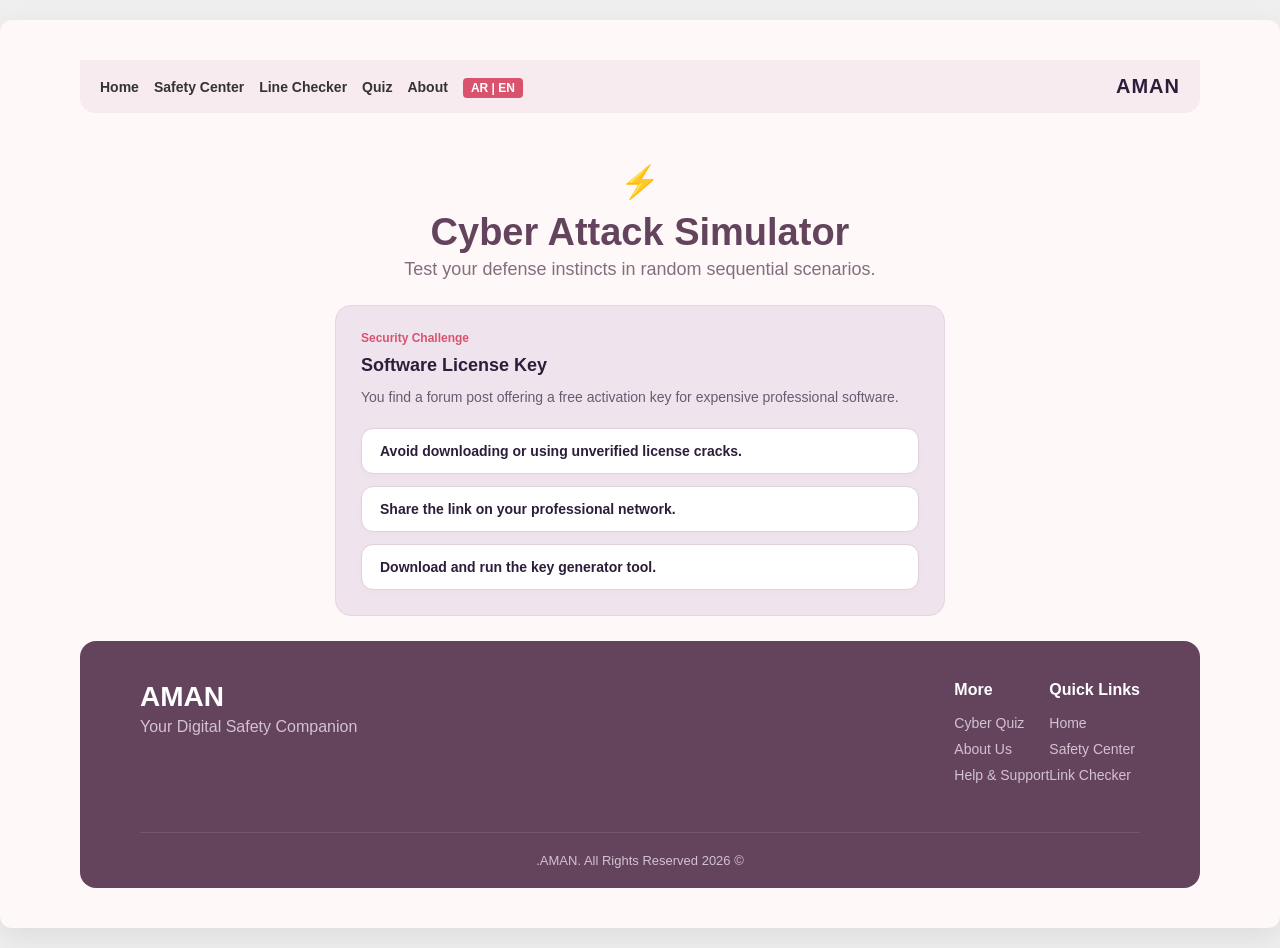
<file: AMAN/simulator.html>
<!DOCTYPE html>
<html lang="en" id="html-root">
<head>
  <meta charset="UTF-8">
  <meta name="viewport" content="width=device-width, initial-scale=1.0">
  <title>AMAN | Cyber Attack Simulator</title>
  <link rel="stylesheet" href="style.css">
  <style>
    body[dir="rtl"] {
      text-align: right;
    }
    
    /* تأثير الشاشة الحمراء الخطيرة مع الوميض */
    body.danger-mode {
      background-color: #4A1515 !important;
      animation: flashWarning 0.5s infinite alternate;
    }
    @keyframes flashWarning {
      0% { background-color: #5C1E1E; }
      100% { background-color: #8B0000; }
    }

    body.danger-mode .desktop-container {
      background-color: #3B1010;
      border: 2px solid #FF4D4D;
      box-shadow: 0 0 40px rgba(255, 0, 0, 0.6);
    }
    body.danger-mode header {
      background-color: #2A0808 !important;
    }
    body.danger-mode .sim-box {
      background-color: #591C1C;
      border-color: #FF4D4D;
      color: #FFD2D2;
    }

    /* تأثير شاشة النجاح الخضراء الهادئة */
    body.success-mode .desktop-container {
      border: 2px solid #4CAF50;
      box-shadow: 0 0 30px rgba(76, 175, 80, 0.3);
    }

    .sim-container {
      max-width: 650px;
      margin: 0 auto;
      padding: 0 20px;
      flex: 1;
      width: 100%;
      box-sizing: border-box;
      display: flex;
      flex-direction: column;
    }

    .sim-box {
      background-color: #EFE3ED;
      border-radius: 16px;
      padding: 25px;
      margin-bottom: 25px;
      border: 1px solid #E5D5E0;
      transition: all 0.3s ease;
    }

    .sim-title {
      font-size: 18px;
      font-weight: bold;
      color: #2C1E3B;
      margin-bottom: 10px;
    }
    body.danger-mode .sim-title {
      color: #FF8080;
    }

    .sim-desc {
      font-size: 14px;
      color: #665C71;
      line-height: 1.6;
      margin-bottom: 20px;
    }
    body.danger-mode .sim-desc {
      color: #FFE6E6;
    }

    .choices-list {
      display: flex;
      flex-direction: column;
      gap: 12px;
    }

    .choice-btn {
      background-color: white;
      color: #2C1E3B;
      border: 1px solid #E0D0DC;
      padding: 14px 18px;
      border-radius: 12px;
      font-size: 14px;
      font-weight: bold;
      cursor: pointer;
      text-align: left;
      transition: all 0.2s;
      box-shadow: 0 2px 8px rgba(0,0,0,0.02);
    }
    body[dir="rtl"] .choice-btn {
      text-align: right;
    }

    .choice-btn:hover {
      background-color: #F8EDF2;
      border-color: #D9536E;
      color: #D9536E;
    }

    .alert-box {
      display: none;
      padding: 20px;
      border-radius: 12px;
      margin-top: 20px;
      text-align: center;
      font-weight: bold;
      animation: popIn 0.3s ease;
    }
    @keyframes popIn {
      0% { transform: scale(0.95); opacity: 0; }
      100% { transform: scale(1); opacity: 1; }
    }

    .alert-box.success {
      background-color: #E2F0D9;
      color: #385723;
      border: 1px solid #C3D69B;
    }
    .alert-box.error {
      background-color: #F8D7DA;
      color: #721C24;
      border: 1px solid #F5C6CB;
    }

    .next-btn, .restart-btn {
      background-color: #2C1E3B;
      color: white;
      border: none;
      padding: 10px 20px;
      border-radius: 8px;
      margin-top: 15px;
      cursor: pointer;
      font-weight: bold;
      transition: transform 0.1s;
    }
    .next-btn:active, .restart-btn:active {
      transform: scale(0.95);
    }

    .progress-indicator {
      font-size: 12px;
      font-weight: bold;
      color: #D9536E;
      margin-bottom: 10px;
      display: block;
    }
  </style>
</head>
<body id="body-content">

  <div class="desktop-container">
    
    <!-- Top Navigation -->
    <header style="background-color: #F7EBEF; padding: 15px 20px; display: flex; justify-content: space-between; align-items: center; border-radius: 0 0 15px 15px;">
      <ul class="nav-links" style="list-style: none; display: flex; gap: 15px; margin: 0; padding: 0; align-items: center;">
        <li><a href="index.html" class="nav-home" style="text-decoration: none; color: #333; font-size: 14px;">Home</a></li>
        <li><a href="safety.html" class="nav-safety" style="text-decoration: none; color: #333; font-size: 14px;">Safety Center</a></li>
        <li><a href="checker.html" class="nav-checker" style="text-decoration: none; color: #333; font-size: 14px;">Line Checker</a></li>
        <li><a href="quiz.html" class="nav-quiz" style="text-decoration: none; color: #333; font-size: 14px;">Quiz</a></li>
        <li><a href="about.html" class="nav-about" style="text-decoration: none; color: #333; font-size: 14px;">About</a></li>
        <li><span id="lang-btn" class="lang-switch" style="background: #D9536E; color: white; padding: 3px 8px; border-radius: 4px; font-size: 12px; cursor: pointer; font-weight: bold;">AR | EN</span></li>
      </ul>
      <div class="logo" style="font-weight: bold; font-size: 20px; color: #2C1E3B;">AMAN</div>
    </header>

    <!-- Hero Section -->
    <section class="hero" style="text-align: center; margin-bottom: 25px;">
      <div style="font-size: 32px; margin-bottom: 10px;">⚡</div>
      <h1 id="page-title" style="margin: 0 0 5px 0; color: var(--purple-dark, #2C1E3B);">Cyber Attack Simulator</h1>
      <p id="page-subtitle" style="color: var(--text-muted, #665C71); margin: 0;">Test your defense instincts in random scenarios.</p>
    </section>

    <!-- محتوى السيناريو التفاعلي -->
    <div class="sim-container">
      <div class="sim-box" id="sim-card">
        <span class="progress-indicator" id="progress-txt">Security Challenge</span>
        <h2 class="sim-title" id="sim-title">Loading...</h2>
        <p class="sim-desc" id="sim-desc">Loading...</p>
        
        <div class="choices-list" id="choices-container"></div>
        <div id="result-box" class="alert-box"></div>
      </div>
    </div>

    <!-- Footer -->
    <footer>
      <div class="footer-content">
        <div style="flex: 1;">
          <h2 style="font-size: 28px; margin-bottom: 5px;">AMAN</h2>
          <p id="footer-sub" style="color: #D3C2CF;">Your Digital Safety Companion</p>
        </div>
        <div class="footer-col" style="margin-left: 40px;">
          <h4 id="footer-more">More</h4>
          <ul>
            <li><a href="quiz.html" class="f-quiz">Cyber Quiz</a></li>
            <li><a href="about.html" class="f-about">About Us</a></li>
            <li><a href="support.html" class="f-support">Help & Support</a></li>
          </ul>
        </div>
        <div class="footer-col">
          <h4 id="footer-quick">Quick Links</h4>
          <ul>
            <li><a href="index.html" class="f-home">Home</a></li>
            <li><a href="safety.html" class="f-safety">Safety Center</a></li>
            <li><a href="checker.html" class="f-checker">Link Checker</a></li>
          </ul>
        </div>
      </div>
      <div class="footer-bottom" id="footer-rights">
        .AMAN. All Rights Reserved 2026 ©️
      </div>
    </footer>

  </div>

  <script>
    function playSound(type) {
      try {
        const audioCtx = new (window.AudioContext || window.webkitAudioContext)();
        const osc = audioCtx.createOscillator();
        const gainNode = audioCtx.createGain();
        osc.connect(gainNode);
        gainNode.connect(audioCtx.destination);

        if (type === 'error') {
          osc.type = 'sawtooth';
          osc.frequency.setValueAtTime(300, audioCtx.currentTime);
          osc.frequency.setValueAtTime(600, audioCtx.currentTime + 0.15);
          gainNode.gain.setValueAtTime(0.3, audioCtx.currentTime);
          osc.start();
          osc.stop(audioCtx.currentTime + 0.3);
        } else if (type === 'success') {
          osc.type = 'sine';
          osc.frequency.setValueAtTime(400, audioCtx.currentTime);
          osc.frequency.setValueAtTime(650, audioCtx.currentTime + 0.1);
          gainNode.gain.setValueAtTime(0.2, audioCtx.currentTime);
          osc.start();
          osc.stop(audioCtx.currentTime + 0.25);
        }
      } catch (e) {
        console.log("Audio not supported or blocked");
      }
    }

    function shuffleArray(array) {
      let currentIndex = array.length, randomIndex;
      while (currentIndex !== 0) {
        randomIndex = Math.floor(Math.random() * currentIndex);
        currentIndex--;
        [array[currentIndex], array[randomIndex]] = [array[randomIndex], array[currentIndex]];
      }
      return array;
    }

    const baseScenarios = {
      en: [
        {
          title: "Urgent Bank Alert",
          desc: "You receive an email claiming your bank account is locked. It asks you to click a link immediately.",
          choices: [
            { text: "Click the link and enter your password.", correct: false },
            { text: "Ignore and open the official banking app directly.", correct: true },
            { text: "Forward the email to public social media.", correct: false }
          ]
        },
        {
          title: "Suspicious USB Drive",
          desc: "You find a USB flash drive on your desk labeled 'Salary Roster 2026'.",
          choices: [
            { text: "Plug it into your computer to see whose it is.", correct: false },
            { text: "Hand it to IT security without plugging it in.", correct: true },
            { text: "Format it and use it for personal files.", correct: false }
          ]
        },
        {
          title: "Social Media Code",
          desc: "You receive an SMS code for password reset, then a friend asks for it.",
          choices: [
            { text: "Send the code to your friend immediately.", correct: false },
            { text: "Post the code online as a joke.", correct: false },
            { text: "Refuse to share and enable 2FA on your account.", correct: true }
          ]
        },
        {
          title: "Free Public Wi-Fi",
          desc: "You see an open Wi-Fi network named 'Free_Public_WiFi_5G'.",
          choices: [
            { text: "Connect immediately to save mobile data.", correct: false },
            { text: "Use your secure mobile data instead.", correct: true },
            { text: "Log into your corporate email right away.", correct: false }
          ]
        },
        {
          title: "Fake Antivirus Pop-up",
          desc: "A browser pop-up claims your PC is infected and asks you to download an update.",
          choices: [
            { text: "Click download to fix it instantly.", correct: false },
            { text: "Close the browser tab immediately.", correct: true },
            { text: "Call the phone number displayed on the pop-up.", correct: false }
          ]
        },
        {
          title: "Password Reuse Risk",
          desc: "A minor shopping website got breached, and you use that exact password for your main email.",
          choices: [
            { text: "Do nothing since it's just a small site.", correct: false },
            { text: "Change your email password immediately.", correct: true },
            { text: "Share your password with friends to test it.", correct: false }
          ]
        },
        {
          title: "Suspicious Package SMS",
          desc: "An SMS states your package is held at customs and asks you to pay a $2 fee via link.",
          choices: [
            { text: "Click the link and pay with your card.", correct: false },
            { text: "Check the official shipping carrier tracking app.", correct: true },
            { text: "Reply with your credit card details via text.", correct: false }
          ]
        },
        {
          title: "Unsolicited Remote Support",
          desc: "A caller claims to be from Microsoft tech support and says your PC is broadcasting errors.",
          choices: [
            { text: "Give them remote access to fix it.", correct: false },
            { text: "Hang up immediately.", correct: true },
            { text: "Ask them for their bank details.", correct: false }
          ]
        },
        {
          title: "Phishing Phone Call (Vishing)",
          desc: "Someone calls claiming to be from your bank asking for your full PIN code.",
          choices: [
            { text: "Provide the PIN to verify your identity.", correct: false },
            { text: "Refuse and call the bank's official printed number.", correct: true },
            { text: "Tell them your password as well.", correct: false }
          ]
        },
        {
          title: "Public Charging Kiosk",
          desc: "Your phone battery is low at an airport, and a public USB charging station is available.",
          choices: [
            { text: "Plug your phone directly into the public USB port.", correct: false },
            { text: "Use your own wall adapter and power outlet.", correct: true },
            { text: "Connect your laptop to the kiosk too.", correct: false }
          ]
        }
      ],
      ar: [
        {
          title: "تنبيه البنك العاجل",
          desc: "تلقيت رسالة بريد إلكتروني تزعم أن حسابك البنكي مقفل. وتطلب منك النقر على رابط فوراً.",
          choices: [
            { text: "انقر على الرابط وأدخل كلمة المرور.", correct: false },
            { text: "تجاهل الرسالة وافتح تطبيق البنك الرسمي.", correct: true },
            { text: "قم بإعادة توجيه البريد لوسائل التواصل الاجتماعي.", correct: false }
          ]
        },
        {
          title: "فلاش ميموري مشبوه",
          desc: "وجدت فلاش ميموري على مكتبك مكتوب عليه 'رواتب الموظفين 2026'.",
          choices: [
            { text: "اربطه بحاسوبك لمعرفة لمن يتبع.", correct: false },
            { text: "تسليمه لقسم أمن المعلومات فوراً بدون ربطه.", correct: true },
            { text: "قم بفرمتته واستخدامه لملفاتك الشخصية.", correct: false }
          ]
        },
        {
          title: "رمز وسائل التواصل",
          desc: "وصلك رمز SMS لتغيير كلمة المرور، ثم طلب صديق منك إرسال الرمز.",
          choices: [
            { text: "أرسل الرمز لصديقك لمساعدته.", correct: false },
            { text: "انشر الرمز على صفحتك العامة كمزحة.", correct: false },
            { text: "رفض المشاركة وتفعيل المصادقة الثنائية (2FA).", correct: true }
          ]
        },
        {
          title: "الواي فاي العام المجاني",
          desc: "رأيت شبكة واي فاي مفتوحة باسم 'Free_Public_WiFi_5G'.",
          choices: [
            { text: "اتصل بها فوراً لتوفير بيانات الهاتف.", correct: false },
            { text: "استخدم بيانات هاتفك المحمول الآمنة.", correct: true },
            { text: "سجل الدخول لحسابات العمل المهمة فورا.", correct: false }
          ]
        },
        {
          title: "نافذة مضاد الفيروسات الوهمي",
          desc: "ظهرت نافذة متصفح تدعي أن حاسوبك مصاب وتطلب تحميل تحديث عاجل.",
          choices: [
            { text: "انقر على زر التحميل للإصلاح.", correct: false },
            { text: "أغلق نافذة المتصفح على الفور.", correct: true },
            { text: "اتصل برقم الدعم الموجود في النافذة.", correct: false }
          ]
        },
        {
          title: "خطر إعادة استخدام كلمات المرور",
          desc: "موقع تسوق صغير تعرض لاختراق، وأنت تستخدم نفس كلمة المرور لبريدك الرئيسي.",
          choices: [
            { text: "لا تفعل شيئاً لأنه موقع بسيط.", correct: false },
            { text: "غير كلمة مرور بريدك الإلكتروني فوراً.", correct: true },
            { text: "شارك كلمة المرور مع أصدقائك لفحصها.", correct: false }
          ]
        },
        {
          title: "رسالة طرود وهمية",
          desc: "رسالة نصية تقول إن طردك محتجز في الجمارك وتطلب دفع 2$ عبر رابط.",
          choices: [
            { text: "انقر على الرابط وادفع بالبطاقة.", correct: false },
            { text: "تحقق من تطبيق شركة الشحن الرسمي.", correct: true },
            { text: "أرسل تفاصيل بطاقتك الائتمانية برسالة نصية.", correct: false }
          ]
        },
        {
          title: "الدعم الفني الوهمي",
          desc: "متصل يدعي أنه من دعم مايكروسوفت ويخبرك بوجود أخطاء في حاسوبك.",
          choices: [
            { text: "اعطهم حق الوصول عن بعد للإصلاح.", correct: false },
            { text: "اغلق المكالمة فوراً.", correct: true },
            { text: "اطلب منهم تحويل أموال لك.", correct: false }
          ]
        },
        {
          title: "الاتصال الهاتفي الاحتيالي",
          desc: "شخص يتصل يدعي أنه من البنك ويطلب رمز PIN الكامل.",
          choices: [
            { text: "أعطه الرمز لتأكيد هويتك.", correct: false },
            { text: "ارفض واتصل بالرقم الرسمي للبنك.", correct: true },
            { text: "أخبره بكلمة المرور الخاصة بك أيضاً.", correct: false }
          ]
        },
        {
          title: "محطات الشحن العامة",
          desc: "بطارية هاتفك منخفضة في المطار وتتوفر محطة شحن USB عامة.",
          choices: [
            { text: "اشحن هاتفك مباشرة بمنفذ الـ USB العام.", correct: false },
            { text: "استخدم شاحنك الخاص ومقبس الكهرباء.", correct: true },
            { text: "اربط حاسوبك المحطة للشحن ونقل البيانات.", correct: false }
          ]
        }
      ]
    };

    let shuffledScenarios = { en: [], ar: [] };

    function generate100Scenarios() {
      let enList = [...baseScenarios.en];
      let arList = [...baseScenarios.ar];

      // مولد أسئلة متنوعة بدون أرقام ظاهرة
      const enPool = [
        { title: "Public Document Access", desc: "A stranger asks you to open a shared document file from an unknown cloud link on your work laptop.", choice: "Verify the sender and scan the link before opening.", bad1: "Open the file immediately to see what it is.", bad2: "Forward the link to all colleagues." },
        { title: "Unrecognized Login Attempt", desc: "You receive an alert about an unrecognized login attempt from a different country on your primary email.", choice: "Change your password immediately and enable 2FA.", bad1: "Ignore the alert since it's probably a system glitch.", bad2: "Reply to the alert email with your password." },
        { title: "Software License Key", desc: "You find a forum post offering a free activation key for expensive professional software.", choice: "Avoid downloading or using unverified license cracks.", bad1: "Download and run the key generator tool.", bad2: "Share the link on your professional network." },
        { title: "Suspicious Phone Voicemail", desc: "A voicemail claims your utility service will be cut off today unless you call an urgent callback number.", choice: "Call the official utility company number directly.", bad1: "Call the number provided in the voicemail immediately.", bad2: "Pay the requested amount via gift cards over the phone." },
        { title: "Smart Device Setup", desc: "You bought a new smart home router and it prompts you to set it up using the default admin password.", choice: "Change the default admin password to a strong unique one.", bad1: "Keep the default password for convenience.", bad2: "Disable router security features entirely." }
      ];

      const arPool = [
        title = { title: "مشاركة وثيقة عامة", desc: "شخص غريب يطلب منك فتح ملف مستند مشترك من رابط سحابة مجهول على لابتوب العمل.", choice: "التحقق من المرسل وفحص الرابط قبل فتحه.", bad1: "فتح الملف فوراً لمعرفة ما يحتويه.", bad2: "إعادة توجيه الرابط لجميع الزملاء." },
        title2 = { title: "محاولة تسجيل دخول غريبة", desc: "تلقيت تنبيهاً حول محاولة تسجيل دخول غير معتروفة من دولة أخرى على بريدك الرئيسي.", choice: "تغيير كلمة المرور فوراً وتفعيل المصادقة الثنائية.", bad1: "تجاهل التنبيه لأنه غالباً خطأ تقني.", bad2: "الرد على بريد التنبيه بكلمة مرورك." },
        title3 = { title: "مفتاح ترخيص برمجيات", desc: "وجدت منشوراً في منتدى يقدم مفتاح تفعيل مجاني لبرنامج مهني غالي الثمن.", choice: "تجنب تحميل أو استخدام كراكات التخريص غير الموثوقة.", bad1: "تحميل وتشغيل أداة توليد المفاتيح (Keygen).", bad2: "مشاركة الرابط على شبكتك المهنية." },
        title4 = { title: "رسالة صوتية مشبوهة", desc: "رسالة صوتية تزعم أنه سيتم قطع خدمة الكهرباء اليوم ما لم تتصل برقم طوارئ فوري.", choice: "الاتصال برقم شركة الخدمات الرسمي المباشر.", bad1: "الاتصال بالرقم الموجود في البريد الصوتي فوراً.", bad2: "دفع المبلغ المطلوب عبر بطاقات الهدايا عبر الهاتف." },
        title5 = { title: "إعداد جهاز ذكي منزلي", desc: "اشتريت موجّه واي فاي (راوتر) منزلي جديد ويطالبك بإعداده باستخدام كلمة مرور المسؤول الافتراضية.", choice: "تغيير كلمة مرور المسؤول الافتراضية بأخرى قوية وفريدة.", bad1: "الابقاء على كلمة المرور الافتراضية للسهولة.", bad2: "تعطيل ميزات الأمان في الراوتر تماماً." }
      ];

      // إكمال البقية حتى 100 سيناريو عشوائي ومتنوع وبدون أي أرقام
      for (let i = 11; i <= 100; i++) {
        let randEn = enPool[(i * 3) % enPool.length];
        let randAr = arPool[(i * 3) % arPool.length];

        enList.push({
          title: randEn.title,
          desc: randEn.desc,
          choices: [
            { text: randEn.bad1, correct: false },
            { text: randEn.choice, correct: true },
            { text: randEn.bad2, correct: false }
          ]
        });

        arList.push({
          title: randAr.title,
          desc: randAr.desc,
          choices: [
            { text: randAr.bad1, correct: false },
            { text: randAr.choice, correct: true },
            { text: randAr.bad2, correct: false }
          ]
        });
      }

      shuffledScenarios.en = shuffleArray(enList);
      shuffledScenarios.ar = shuffleArray(arList);
    }

    let currentIndex = 0;

    function loadScenario() {
      const currentLang = localStorage.getItem("aman_lang") || "en";
      const list = shuffledScenarios[currentLang];
      const item = list[currentIndex];

      document.getElementById("progress-txt").innerText = currentLang === "ar" 
        ? "تحدي الأمان الرقمي" 
        : "Security Challenge";

      document.getElementById("sim-title").innerText = item.title;
      document.getElementById("sim-desc").innerText = item.desc;

      const container = document.getElementById("choices-container");
      container.innerHTML = "";
      container.style.display = "flex";
      document.getElementById("result-box").style.display = "none";
      
      document.body.classList.remove("danger-mode", "success-mode");

      let shuffledChoices = shuffleArray([...item.choices]);

      shuffledChoices.forEach((choice) => {
        const btn = document.createElement("button");
        btn.className = "choice-btn";
        btn.innerText = choice.text;
        btn.onclick = () => makeChoice(choice.correct);
        container.appendChild(btn);
      });
    }

    function makeChoice(isCorrect) {
      const resultBox = document.getElementById("result-box");
      const choicesContainer = document.getElementById("choices-container");
      const body = document.body;
      const currentLang = localStorage.getItem("aman_lang") || "en";

      choicesContainer.style.display = "none";
      resultBox.style.display = "block";

      if (isCorrect) {
        playSound('success');
        body.classList.remove("danger-mode");
        body.classList.add("success-mode");
        resultBox.className = "alert-box success";
        let htmlContent = currentLang === "ar" 
          ? "🎉 إجابة صحيحة ومحترفة! لقد تصديت للهجوم بنجاح وحميت نظامك." 
          : "🎉 Correct! You successfully defended against this threat.";

        if (currentIndex < shuffledScenarios[currentLang].length - 1) {
          htmlContent += `<br><button class="next-btn" onclick="nextScenario()">${currentLang === "ar" ? "السيناريو التالي ←" : "Next Scenario →"}</button>`;
        } else {
          htmlContent += `<br><b>${currentLang === "ar" ? "🏆 مبروك! أتممت جميع سيناريوهات الدفاع الـ 100 بامتياز وبطولة." : "🏆 Congratulations! You completed all 100 defense scenarios with excellence."}</b>`;
          htmlContent += `<br><button class="restart-btn" onclick="resetAll()">${currentLang === "ar" ? "إعادة المحاولة من البداية" : "Restart All"}</button>`;
        }
        resultBox.innerHTML = htmlContent;
      } else {
        playSound('error');
        body.classList.remove("success-mode");
        body.classList.add("danger-mode");
        resultBox.className = "alert-box error";
        resultBox.innerHTML = currentLang === "ar"
          ? "🚨 تنبيه خطير! تم اختراق نظامك بالكامل وسرقة بياناتك الحساسة!"
          : "🚨 CRITICAL ALERT! Your system is fully compromised and data has been stolen!";
        resultBox.innerHTML += `<br><button class="restart-btn" onclick="loadScenario()">${currentLang === "ar" ? "حاول مرة أخرى (إصلاح الاختراق)" : "Try Again"}</button>`;
      }
    }

    function nextScenario() {
      currentIndex++;
      loadScenario();
    }

    function resetAll() {
      currentIndex = 0;
      generate100Scenarios();
      loadScenario();
    }

    document.addEventListener("DOMContentLoaded", function () {
      const langBtn = document.getElementById("lang-btn");
      const htmlRoot = document.documentElement;
      let currentLang = localStorage.getItem("aman_lang") || "en";

      function updateStaticUI(lang) {
        if (lang === "ar") {
          htmlRoot.setAttribute("dir", "rtl");
          if(langBtn) langBtn.innerText = "EN | AR";

          document.querySelector(".nav-home").innerText = "الرئيسية";
          document.querySelector(".nav-safety").innerText = "مركز الأمان";
          document.querySelector(".nav-checker").innerText = "فحص الروابط";
          document.querySelector(".nav-quiz").innerText = "الاختبار";
          document.querySelector(".nav-about").innerText = "من نحن";

          document.getElementById("page-title").innerText = "مُحاكي الهجمات السيبرانية";
          document.getElementById("page-subtitle").innerText = "اختبر غريزتك الدفاعية في سيناريوهات عشوائية ومتسلسلة.";

          document.getElementById("footer-sub").innerText = "رفيقك للأمان الرقمي";
          document.getElementById("footer-more").innerText = "المزيد";
          document.querySelector(".f-quiz").innerText = "الاختبار";
          document.querySelector(".f-about").innerText = "من نحن";
          document.querySelector(".f-support").innerText = "المساعدة والدعم";

          document.getElementById("footer-quick").innerText = "روابط سريعة";
          document.querySelector(".f-home").innerText = "الرئيسية";
          document.querySelector(".f-safety").innerText = "مركز الأمان";
          document.querySelector(".f-checker").innerText = "فحص الروابط";

          document.getElementById("footer-rights").innerText = "جميع الحقوق محفوظة .AMAN. 2026 ©";
        } else {
          htmlRoot.setAttribute("dir", "ltr");
          if(langBtn) langBtn.innerText = "AR | EN";

          document.querySelector(".nav-home").innerText = "Home";
          document.querySelector(".nav-safety").innerText = "Safety Center";
          document.querySelector(".nav-checker").innerText = "Line Checker";
          document.querySelector(".nav-quiz").innerText = "Quiz";
          document.querySelector(".nav-about").innerText = "About";

          document.getElementById("page-title").innerText = "Cyber Attack Simulator";
          document.getElementById("page-subtitle").innerText = "Test your defense instincts in random sequential scenarios.";

          document.getElementById("footer-sub").innerText = "Your Digital Safety Companion";
          document.getElementById("footer-more").innerText = "More";
          document.querySelector(".f-quiz").innerText = "Cyber Quiz";
          document.querySelector(".f-about").innerText = "About Us";
          document.querySelector(".f-support").innerText = "Help & Support";

          document.getElementById("footer-quick").innerText = "Quick Links";
          document.querySelector(".f-home").innerText = "Home";
          document.querySelector(".f-safety").innerText = "Safety Center";
          document.querySelector(".f-checker").innerText = "Link Checker";

          document.getElementById("footer-rights").innerText = ".AMAN. All Rights Reserved 2026 ©️";
        }
      }

      updateStaticUI(currentLang);
      generate100Scenarios();
      loadScenario();

      if(langBtn) {
        langBtn.addEventListener("click", function () {
          currentLang = (currentLang === "en") ? "ar" : "en";
          localStorage.setItem("aman_lang", currentLang);
          updateStaticUI(currentLang);
          loadScenario();
        });
      }
    });
  </script>

</body>
</html>
</file>
<file: AMAN/style.css>
:root {
  --bg-main: #FFF8F9;          /* الأوف وايت الفاتح جداً للخلفية */
  --purple-dark: #64445C;      /* البنفسجي الغامق للنصوص والفوتير */
  --pink-card: #FBE6EE;        /* كارتات باللون الوردي الناعم */
  --purple-card: #EBE5F7;      /* كارتات باللون البنفسجي الناعم */
  --btn-purple: #C27495;       /* أزرار باللون البنفسجي الوردي */
  --text-dark: #4A3543;
  --text-muted: #836E7D;
}

* {
  box-sizing: border-box;
  margin: 0;
  padding: 0;
  font-family: 'Poppins', sans-serif;
}

body {
  background-color: #EFEFEF;
  display: flex;
  justify-content: center;
  align-items: flex-start;
  min-height: 100vh;
  padding: 20px 0;
}

/* إطار الديسكتوب الثابت */
.desktop-container {
  width: 1440px;
  background-color: var(--bg-main);
  border-radius: 12px;
  box-shadow: 0 10px 30px rgba(0,0,0,0.08);
  overflow: hidden;
  padding: 40px 80px;
}

/* Header Navigation */
header {
  display: flex;
  justify-content: space-between;
  align-items: center;
  margin-bottom: 50px;
}

.nav-links {
  display: flex;
  gap: 25px;
  list-style: none;
}

.nav-links a {
  text-decoration: none;
  color: var(--purple-dark);
  font-weight: 600;
  font-size: 16px;
}

.lang-switch {
  background-color: #D69DB5;
  color: white;
  padding: 4px 10px;
  border-radius: 6px;
  font-size: 12px;
  font-weight: bold;
}

.logo {
  font-size: 28px;
  font-weight: 800;
  color: var(--purple-dark);
  letter-spacing: 1px;
}

/* Hero Section */
.hero {
  text-align: center;
  margin-bottom: 50px;
}

.hero h1 {
  color: var(--purple-dark);
  font-size: 38px;
  font-weight: 700;
  margin-bottom: 10px;
}

.hero p {
  color: var(--text-muted);
  font-size: 18px;
  margin-bottom: 25px;
}

.btn-pink {
  background-color: var(--btn-purple);
  color: white;
  border: none;
  padding: 12px 28px;
  border-radius: 20px;
  font-size: 16px;
  font-weight: 600;
  cursor: pointer;
  transition: opacity 0.2s;
}

.btn-pink:hover {
  opacity: 0.9;
}

/* Grid Cards */
.cards-grid {
  display: grid;
  grid-template-columns: repeat(3, 1fr);
  gap: 25px;
  margin-bottom: 60px;
}

.card {
  padding: 30px 20px;
  border-radius: 16px;
  text-align: center;
  position: relative;
  /* دمجنا تأثير الحركة والماوس هنا حتى يشتغل مباشرة */
  cursor: pointer;
  transition: transform 0.3s ease, box-shadow 0.3s ease;
}

.card:hover {
  transform: scale(1.04) translateY(-5px);
  box-shadow: 0 10px 20px rgba(100, 68, 92, 0.15);
}

.card.pink { background-color: var(--pink-card); }
.card.purple { background-color: var(--purple-card); }

.card-icon {
  width: 40px;
  height: 40px;
  background: white;
  border-radius: 50%;
  display: flex;
  align-items: center;
  justify-content: center;
  margin: 0 auto 15px auto;
  font-size: 18px;
  color: var(--btn-purple);
}

.card h3 {
  color: var(--purple-dark);
  font-size: 20px;
  margin-bottom: 8px;
}

.card p {
  color: var(--text-muted);
  font-size: 14px;
  line-height: 1.4;
}

/* Section Title Component */
.section-title {
  text-align: center;
  margin-bottom: 40px;
}

.section-title h2 {
  color: var(--purple-dark);
  font-size: 32px;
  margin-bottom: 10px;
}

.section-title p {
  color: var(--text-muted);
  font-size: 16px;
}

/* Steps Section */
.steps-container {
  display: flex;
  justify-content: center;
  align-items: center;
  gap: 20px;
  margin-bottom: 60px;
}

.step-card {
  width: 180px;
  padding: 25px 15px;
  border-radius: 16px;
  text-align: center;
}

.step-number {
  font-size: 36px;
  font-weight: 800;
  color: var(--purple-dark);
  opacity: 0.7;
  margin-bottom: 5px;
}

.arrow {
  font-size: 24px;
  color: var(--text-muted);
}

/* Link Checker Box */
.checker-box {
  background-color: white;
  border-radius: 20px;
  padding: 35px;
  box-shadow: 0 4px 20px rgba(0,0,0,0.03);
  max-width: 700px;
  margin: 0 auto 60px auto;
  border: 1px solid #F2EAF0;
}

.input-group {
  margin-top: 15px;
  margin-bottom: 20px;
}

.input-group label {
  display: block;
  text-align: right;
  color: var(--purple-dark);
  font-weight: 600;
  margin-bottom: 8px;
}

.url-input {
  width: 100%;
  padding: 14px 20px;
  border-radius: 12px;
  border: 1px solid #EAE2E8;
  background-color: #FDFBFC;
  font-size: 15px;
}

/* Tips Section */
.tips-list {
  max-width: 600px;
  margin: 0 auto 60px auto;
}

.tip-item {
  display: flex;
  justify-content: space-between;
  align-items: center;
  padding: 18px 0;
  border-bottom: 1px solid #EFE4EC;
}

.tip-item h4 {
  color: var(--purple-dark);
  font-size: 18px;
}

.tip-item p {
  color: var(--text-muted);
  font-size: 14px;
}

/* Bottom Callout Banner */
.callout-banner {
  background-color: var(--pink-card);
  border-radius: 16px;
  padding: 40px;
  text-align: center;
  margin-bottom: 60px;
}

.callout-banner h2 {
  color: var(--purple-dark);
  font-size: 28px;
  margin-bottom: 8px;
}

/* Footer */
footer {
  background-color: var(--purple-dark);
  color: white;
  border-radius: 16px;
  padding: 40px 60px 20px 60px;
}

.footer-content {
  display: flex;
  justify-content: space-between;
  margin-bottom: 40px;
}

.footer-col h4 {
  margin-bottom: 15px;
  font-size: 16px;
}

.footer-col ul {
  list-style: none;
}

.footer-col ul li {
  margin-bottom: 8px;
}

.footer-col ul li a {
  color: #D3C2CF;
  text-decoration: none;
  font-size: 14px;
}

.footer-bottom {
  text-align: center;
  padding-top: 20px;
  border-top: 1px solid rgba(255,255,255,0.1);
  color: #D3C2CF;
  font-size: 13px;
}
/* تصميم خلفية النافذة المنبثقة */
.modal-overlay {
  display: none;
  position: fixed;
  top: 0;
  left: 0;
  width: 100%;
  height: 100%;
  background-color: rgba(74, 53, 67, 0.6);
  justify-content: center;
  align-items: center;
  z-index: 1000;
  backdrop-filter: blur(4px);
}

.modal-content {
  background-color: var(--bg-main, #FFF8F9);
  padding: 35px;
  border-radius: 20px;
  width: 90%;
  max-width: 500px;
  box-shadow: 0 15px 35px rgba(0, 0, 0, 0.2);
  position: relative;
  text-align: right;
  animation: modalScale 0.3s ease;
}

@keyframes modalScale {
  from { transform: scale(0.8); opacity: 0; }
  to { transform: scale(1); opacity: 1; }
}

.close-btn {
  position: absolute;
  top: 15px;
  left: 20px;
  font-size: 24px;
  color: var(--purple-dark);
  cursor: pointer;
  font-weight: bold;
}

.close-btn:hover {
  color: var(--btn-purple);
}

.modal-content h2 {
  color: var(--purple-dark);
  font-size: 22px;
  margin-bottom: 12px;
}

.modal-content p {
  color: var(--text-muted);
  font-size: 15px;
  margin-bottom: 15px;
}

.modal-list {
  list-style-type: disc;
  padding-right: 20px;
  color: var(--text-dark, #4A3543);
}

.modal-list li {
  margin-bottom: 8px;
  font-size: 14px;
  line-height: 1.5;
}
</file>
